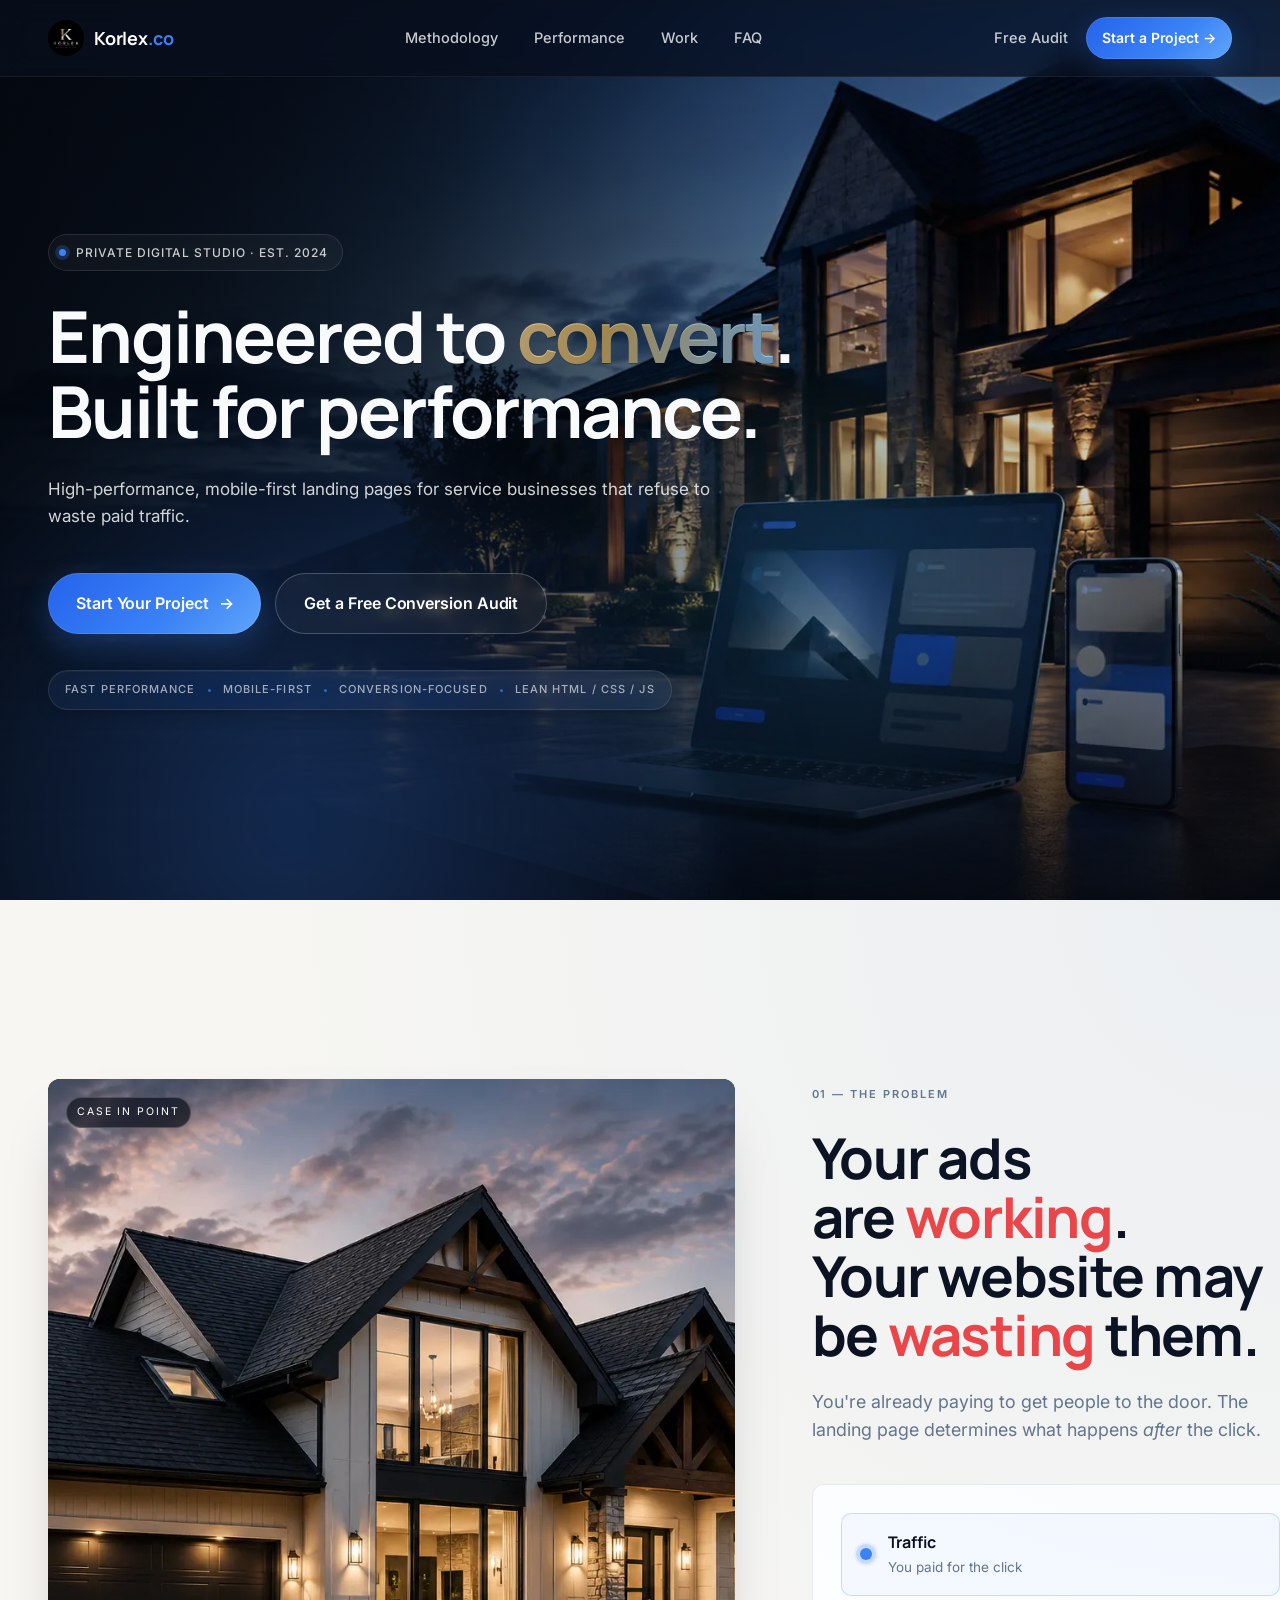
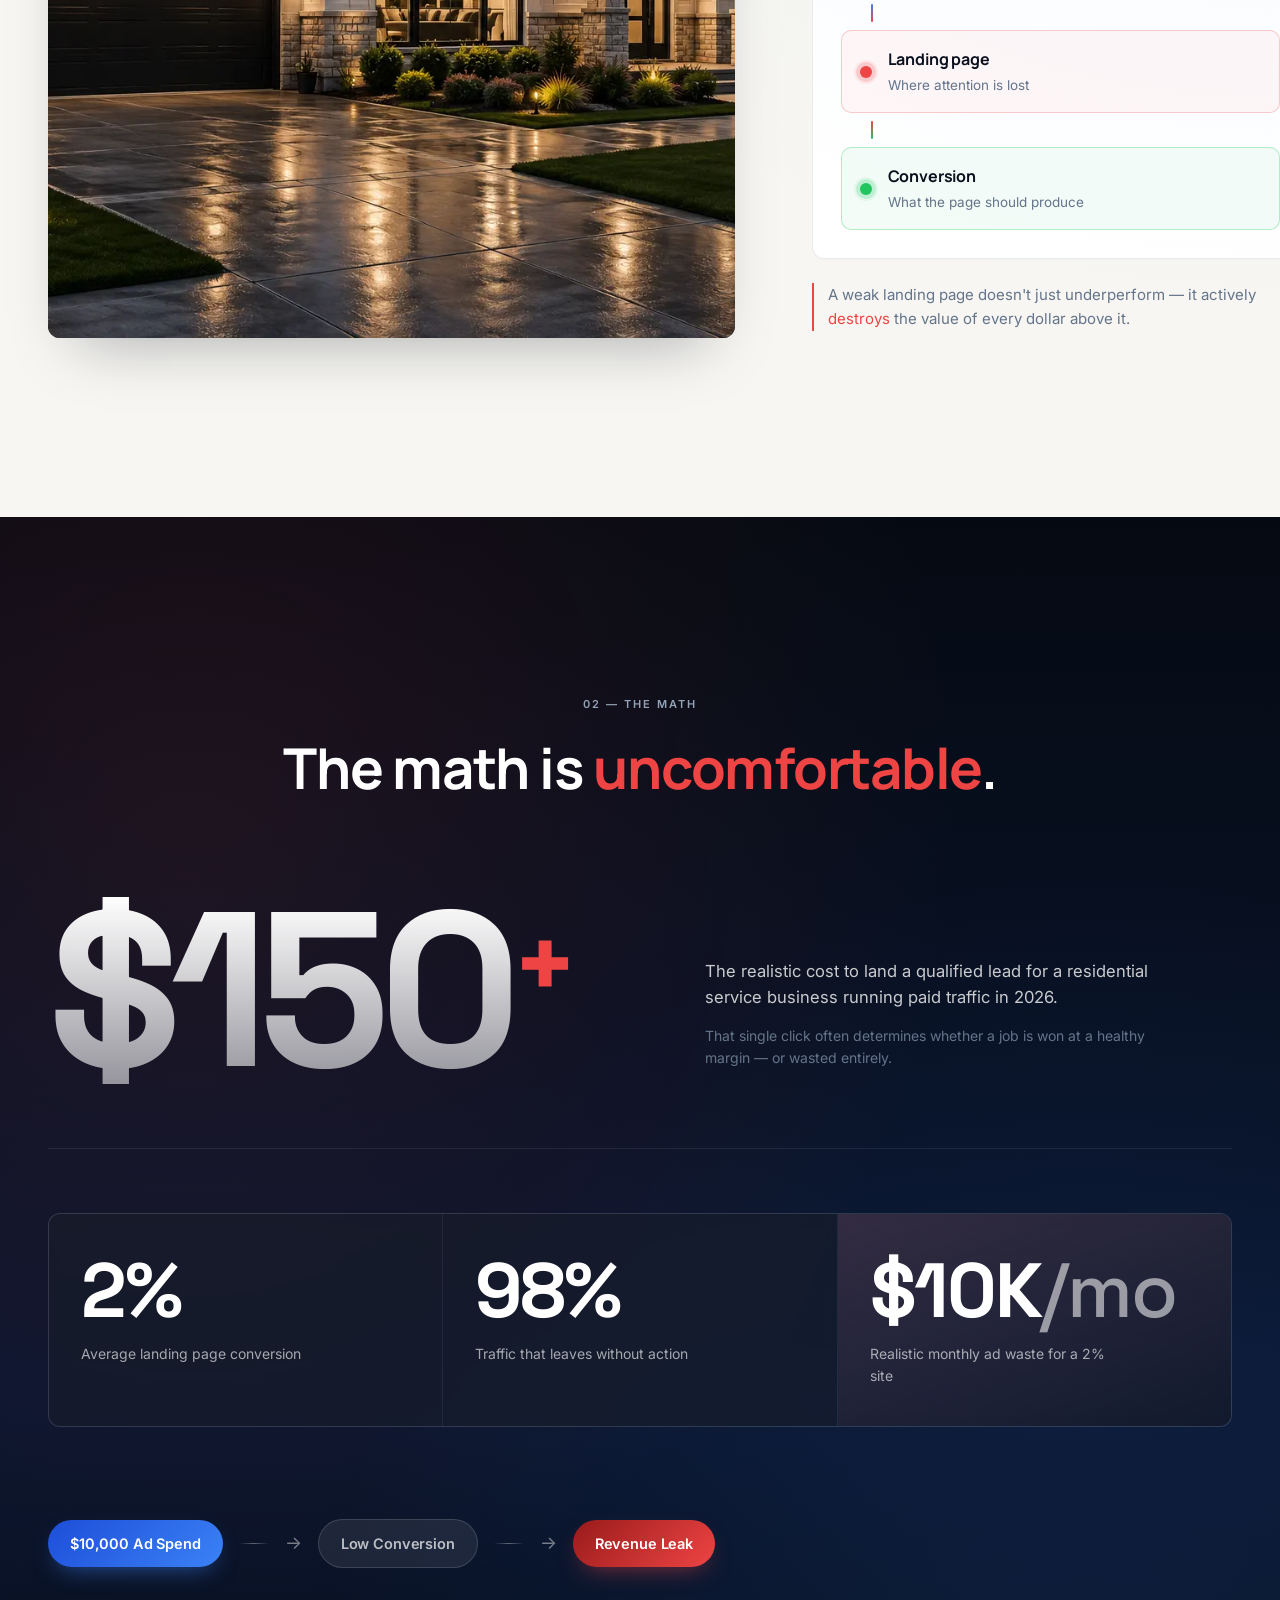
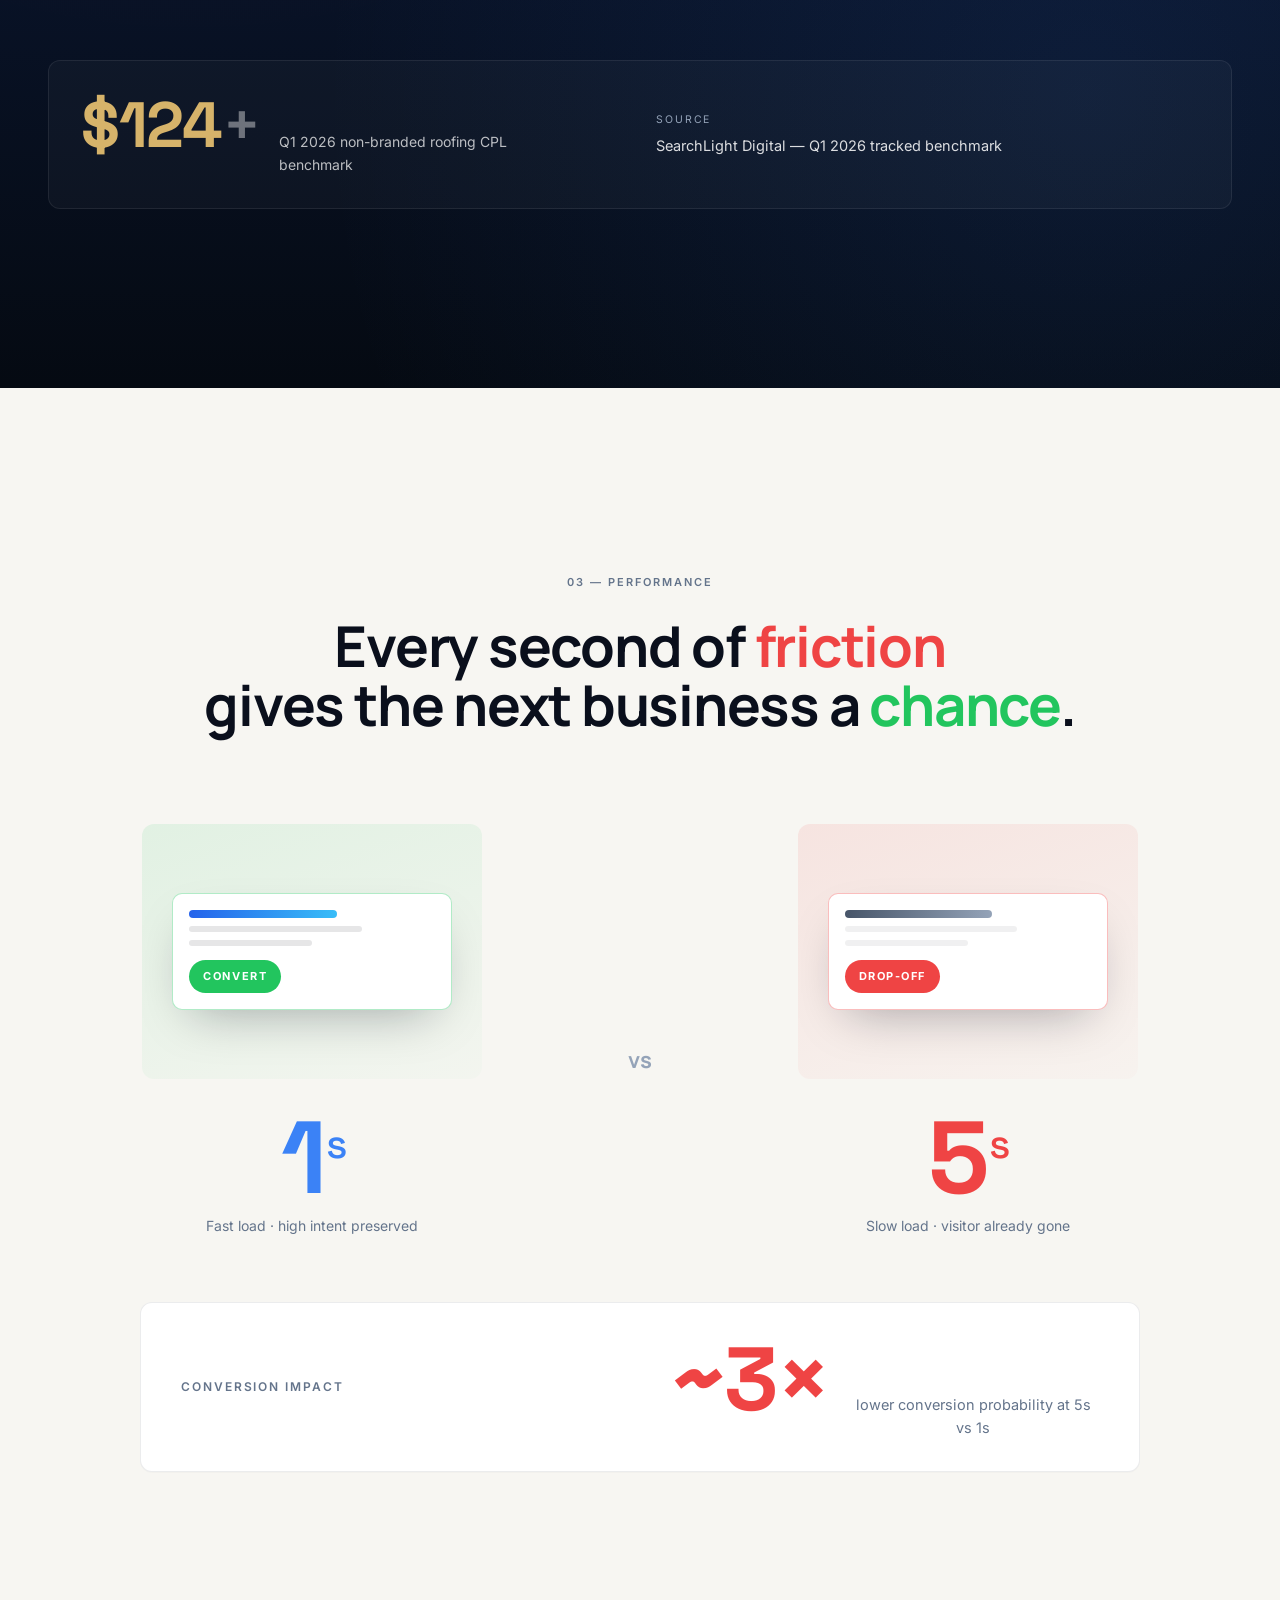
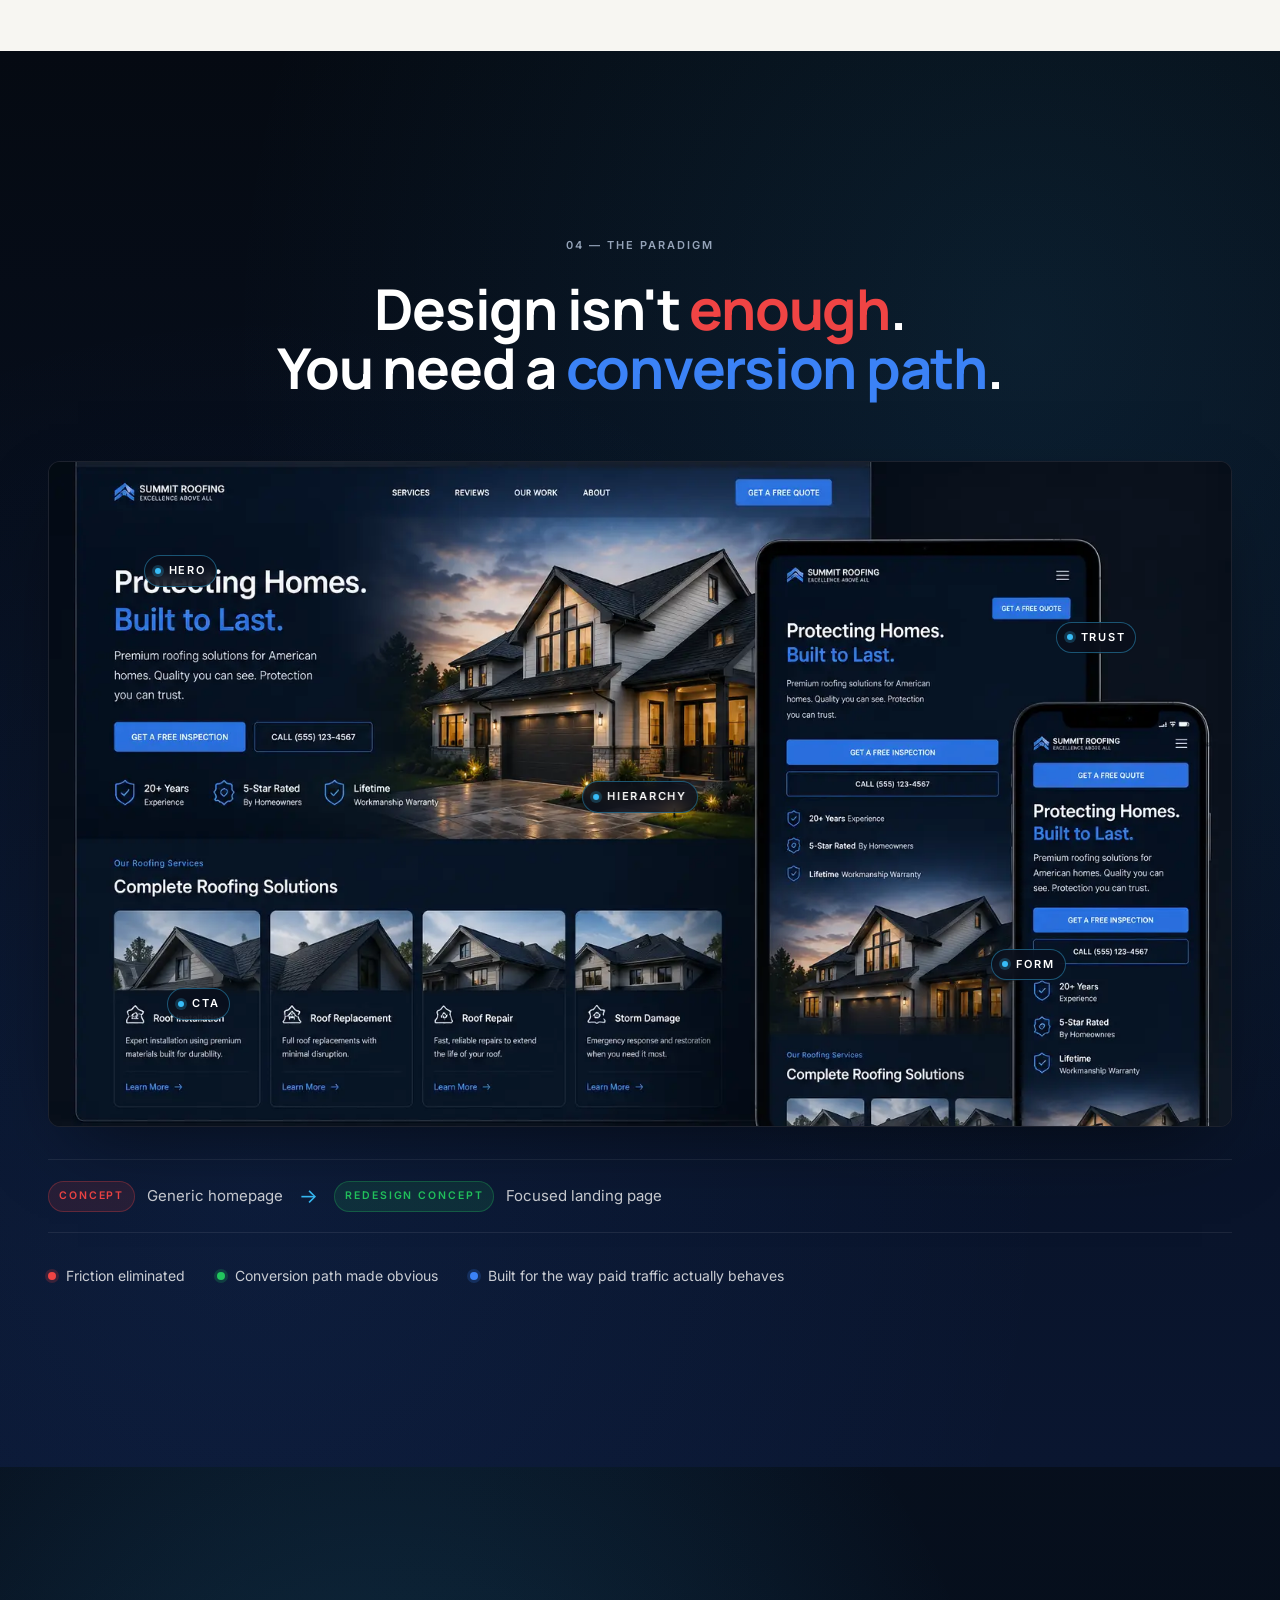
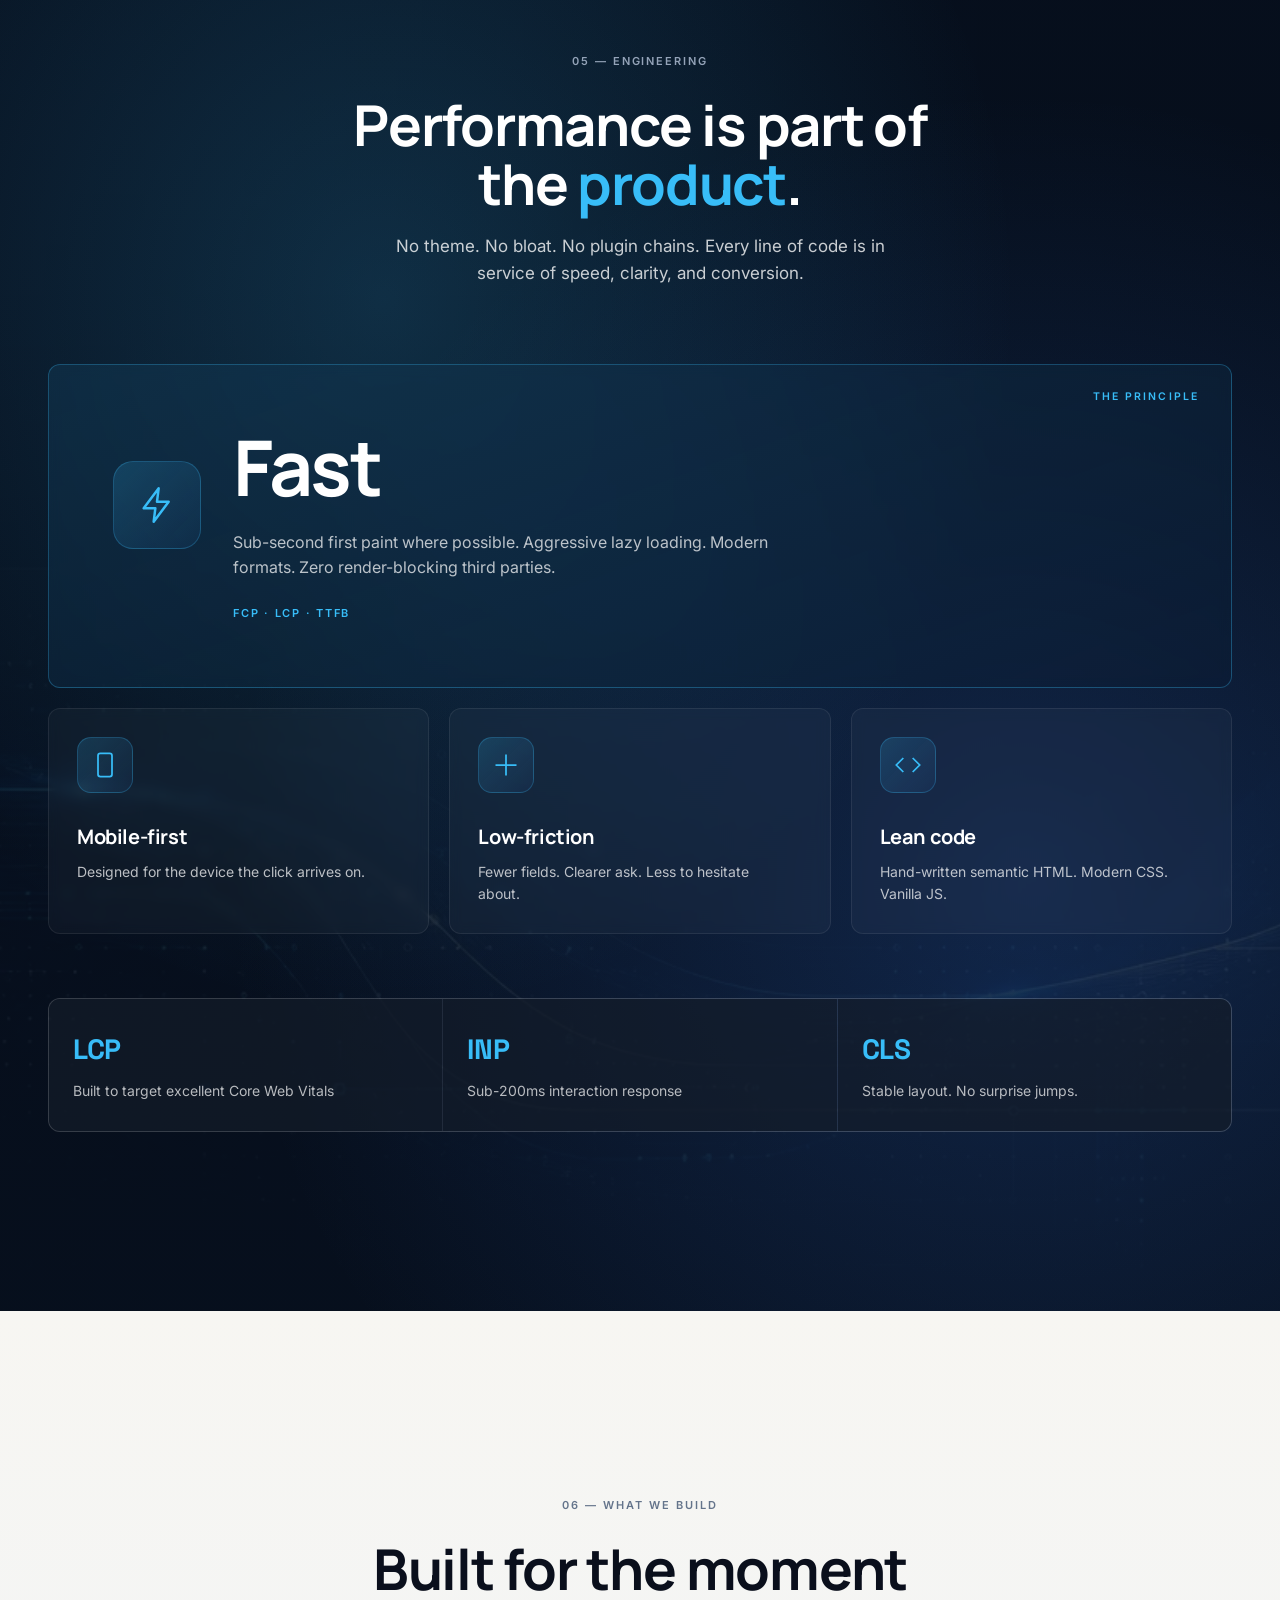
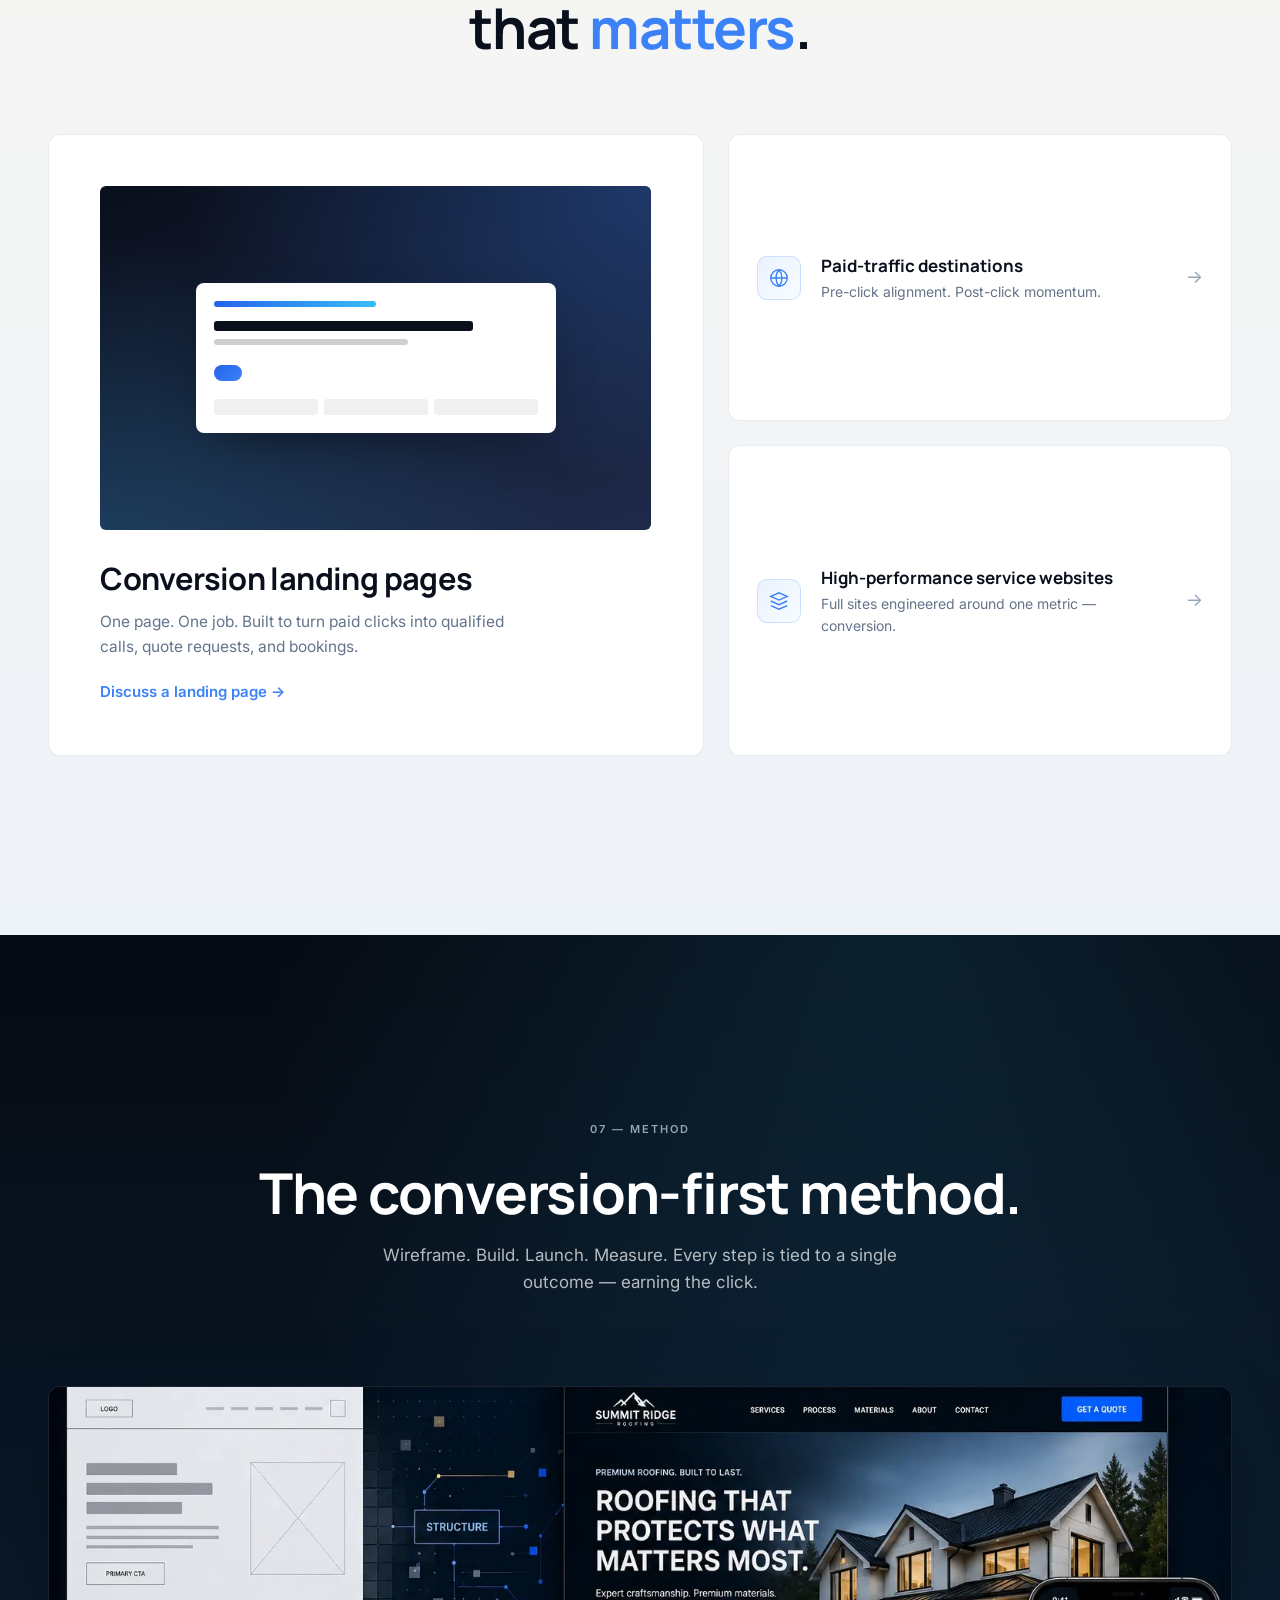
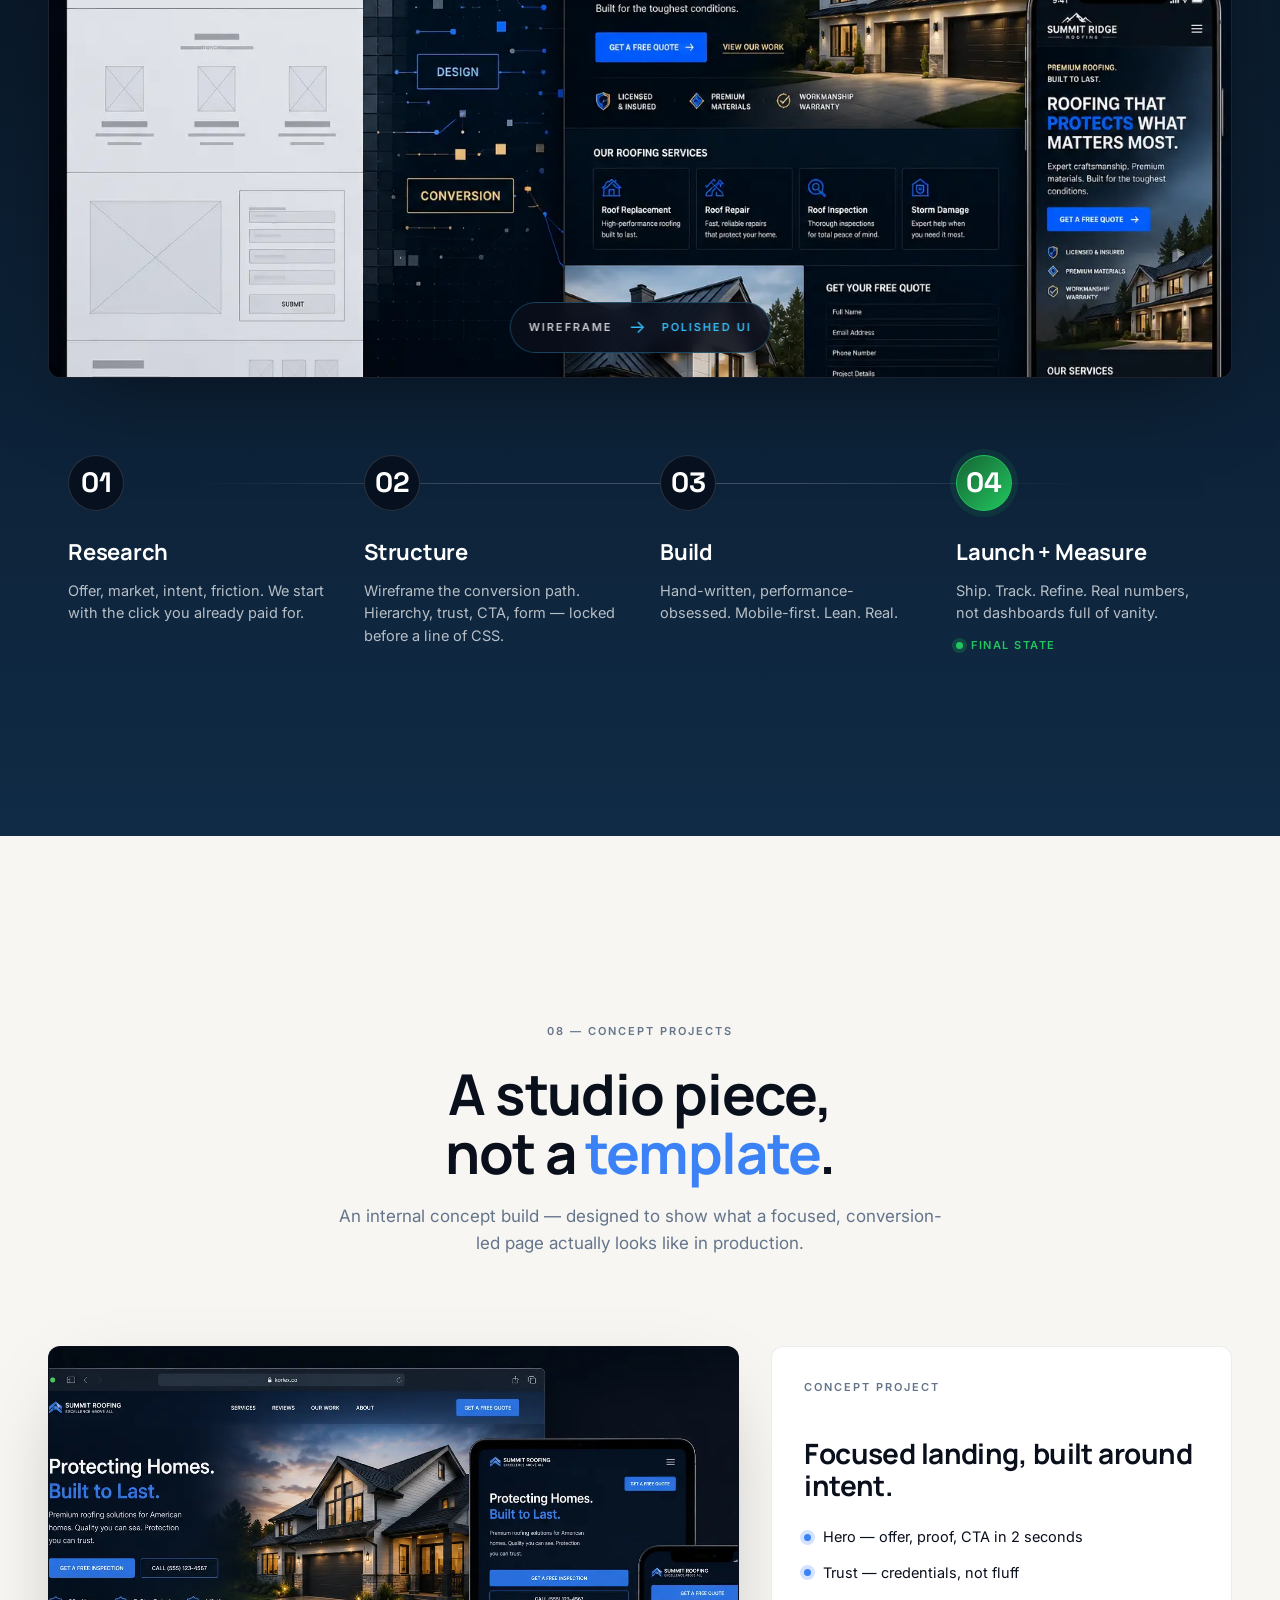
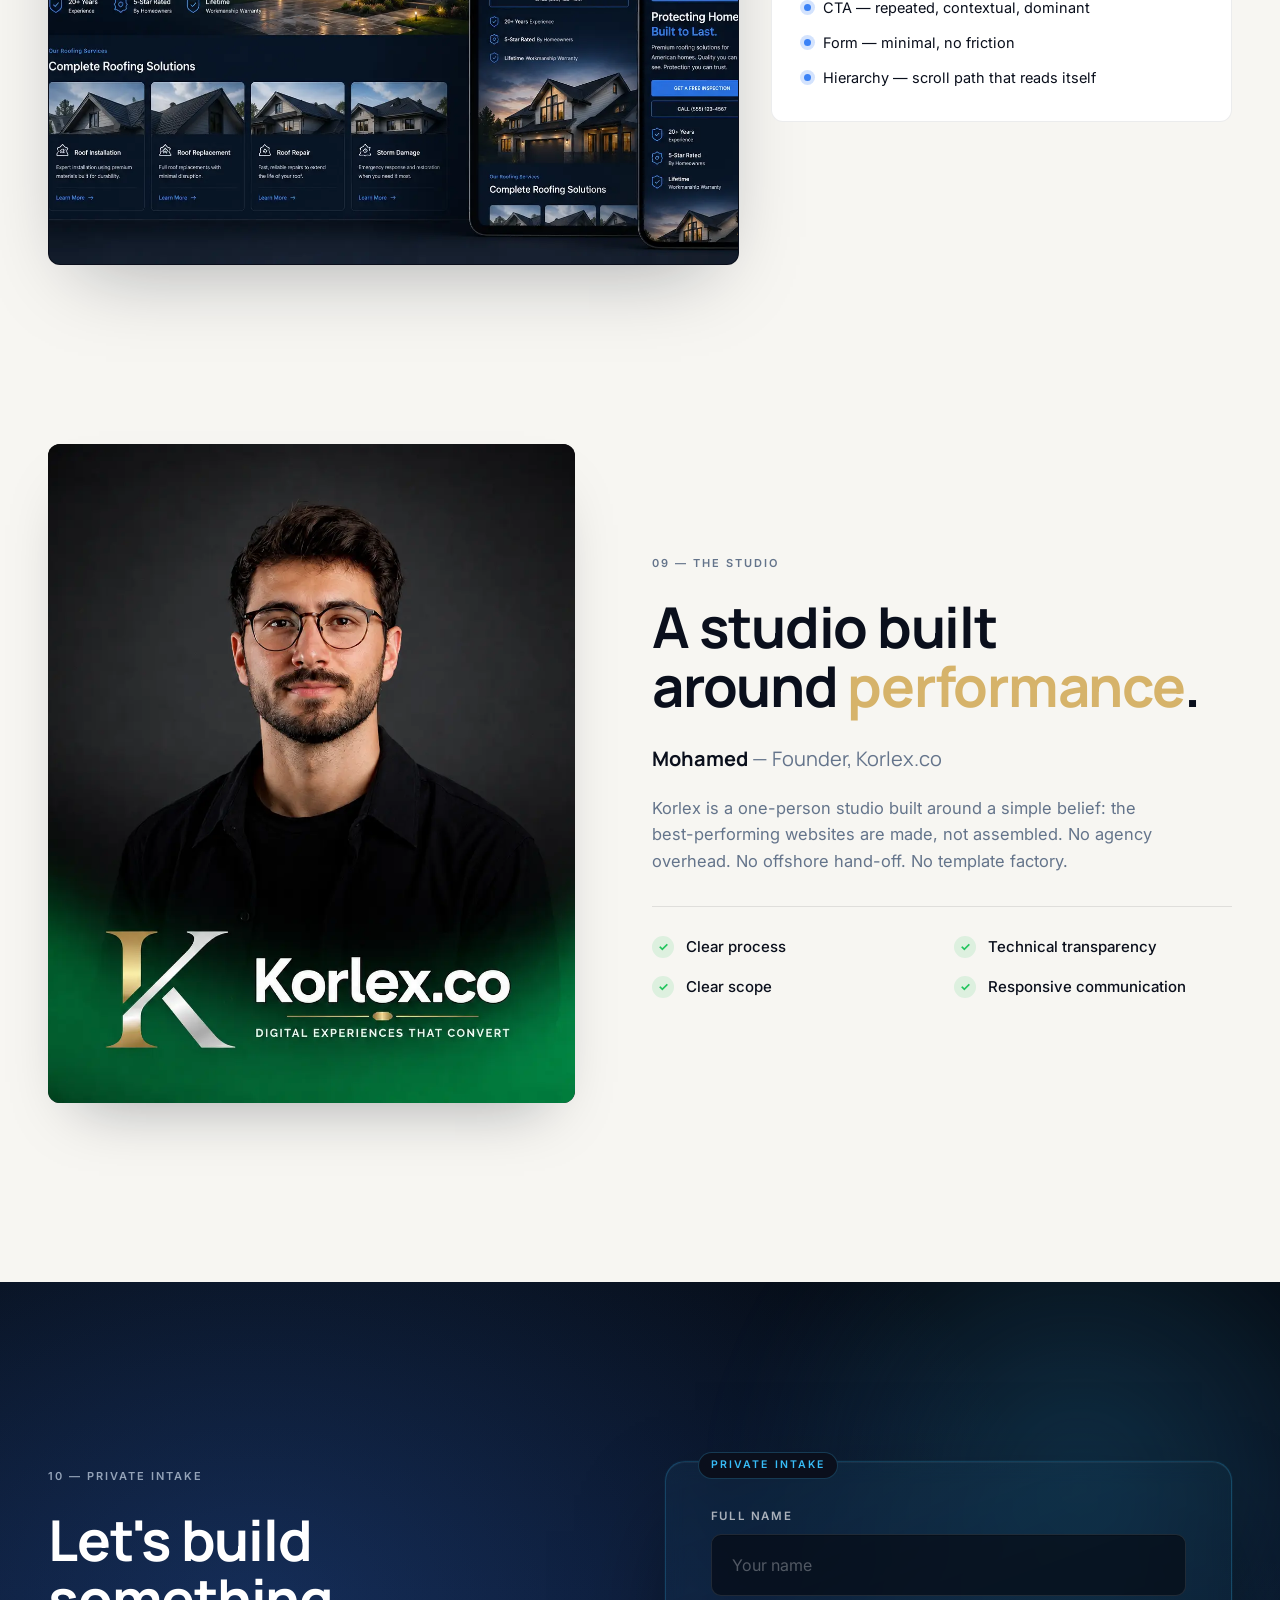
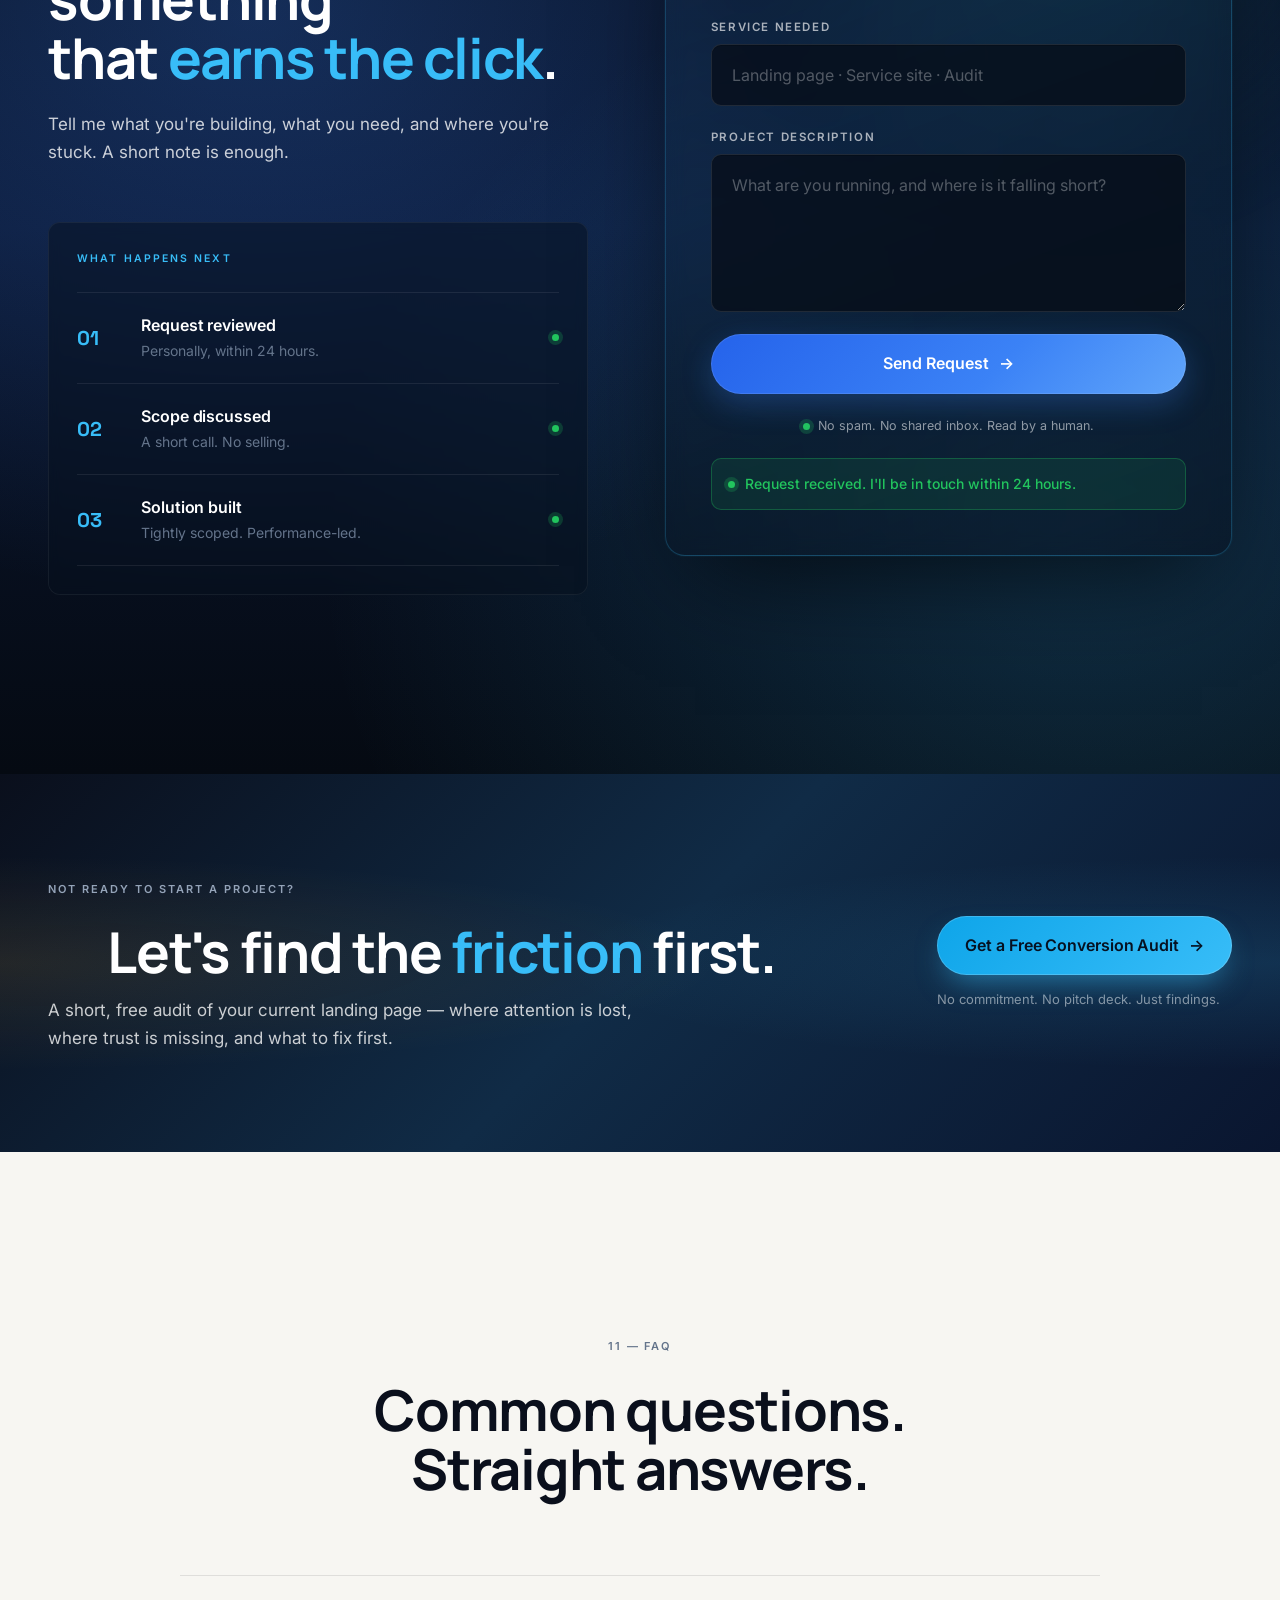
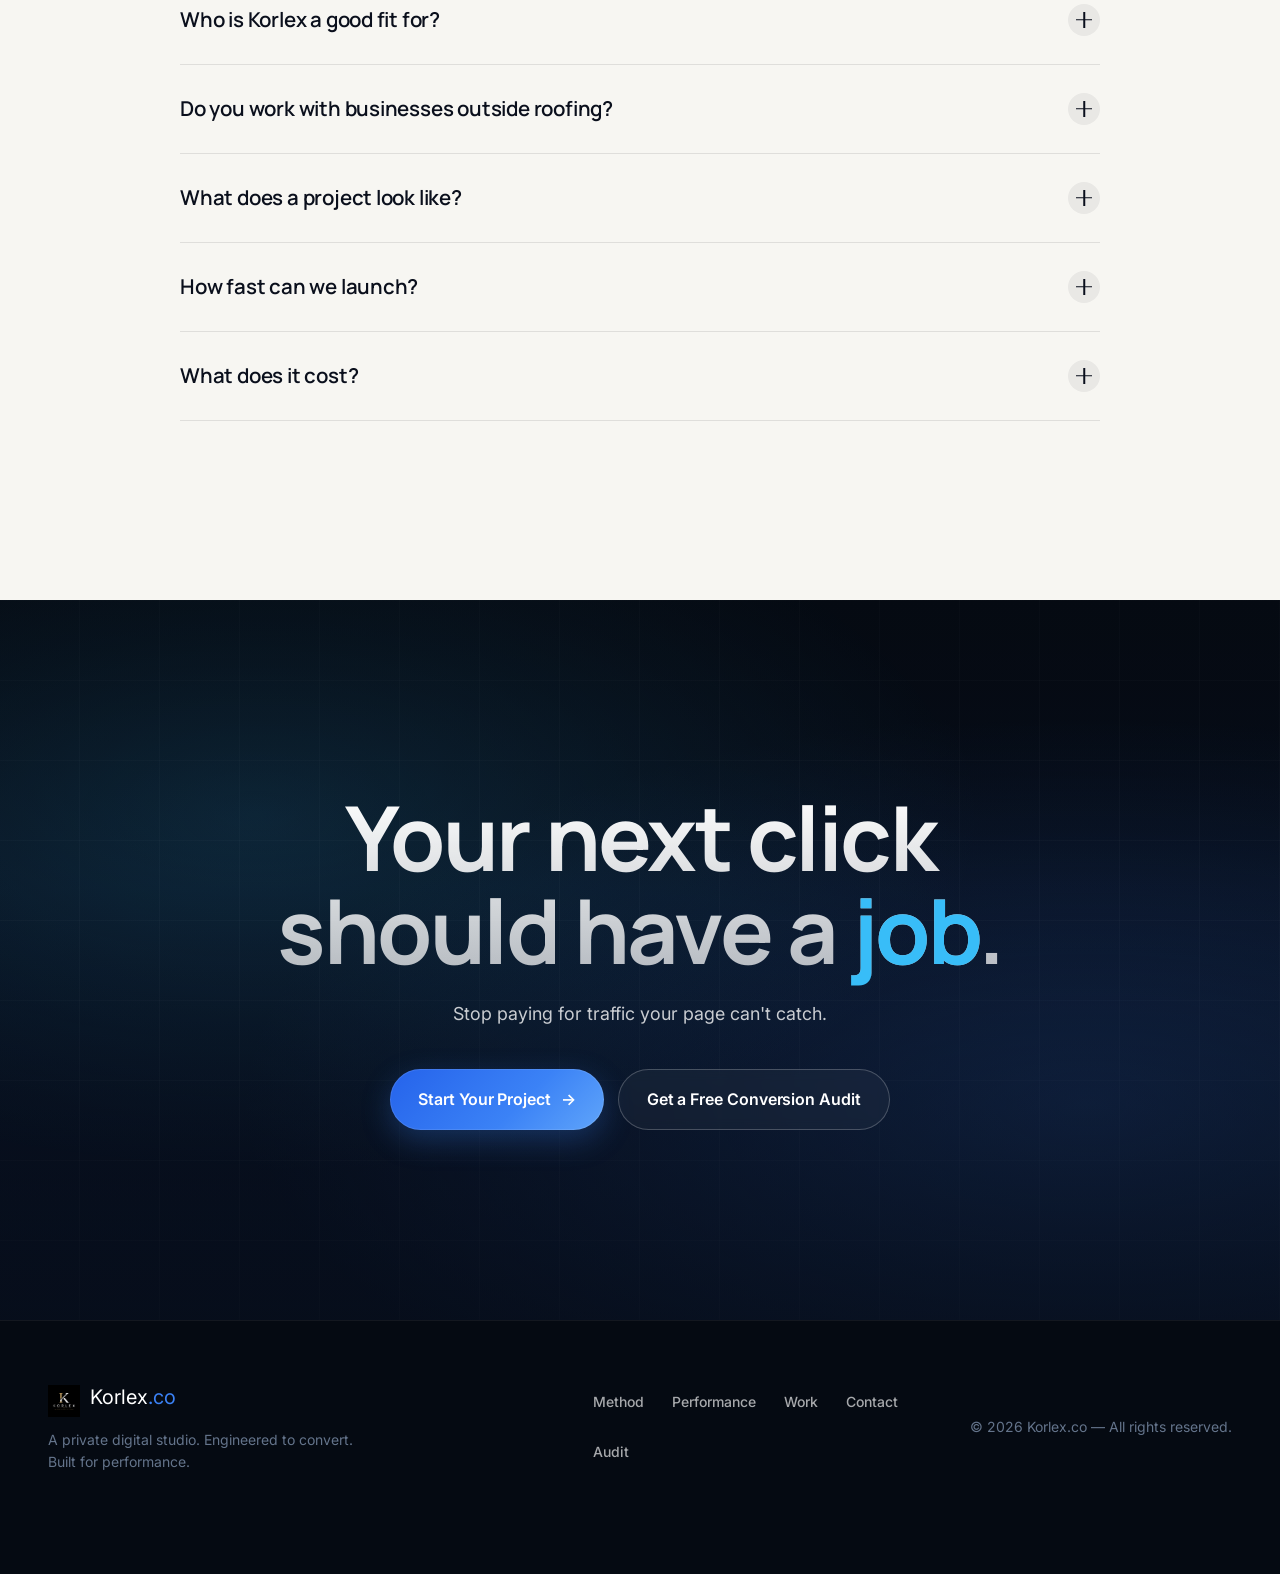
<file: index.html>
<!DOCTYPE html>
<html lang="en">
<head>
    <meta charset="UTF-8">
    <meta name="viewport" content="width=device-width, initial-scale=1.0">
    <meta name="description" content="Korlex.co — High-performance, conversion-focused landing pages and websites for service businesses that refuse to waste paid traffic. Engineered to convert. Built for performance.">
    <meta name="theme-color" content="#0A0F1C">
    <title>Korlex — Engineered to Convert. Built for Performance.</title>

    <link rel="icon" type="image/png" href="Images/Logo.png" sizes="32x32">
    <link rel="shortcut icon" type="image/png" href="Images/Logo.png">
    <link rel="apple-touch-icon" href="Images/Logo.png">

    <link rel="preconnect" href="https://fonts.googleapis.com">
    <link rel="preconnect" href="https://fonts.gstatic.com" crossorigin>
    <link href="https://fonts.googleapis.com/css2?family=Manrope:wght@400;500;600;700;800&family=Inter:wght@400;500;600;700&family=Space+Grotesk:wght@500;700&display=swap" rel="stylesheet">

    <link rel="preload" as="image" href="Images/Hero_Device_Mockup.webp" fetchpriority="high">
    <link rel="preload" as="image" href="Images/Logo.png">
    <link rel="stylesheet" href="styles.css">
</head>
<body>

    <!-- ============== HEADER ============== -->
    <header class="site-header" id="siteHeader">
        <div class="header-inner">
            <a href="#top" class="brand" aria-label="Korlex home">
                <img src="Images/Logo.png" alt="Korlex logo" class="brand-mark" width="28" height="28" decoding="async">
                <span class="brand-name">Korlex<span class="brand-tld">.co</span></span>
            </a>

            <nav class="nav-desktop" aria-label="Primary">
                <a href="#method">Methodology</a>
                <a href="#performance">Performance</a>
                <a href="#work">Work</a>
                <a href="#faq">FAQ</a>
            </nav>

            <div class="header-actions">
                <a href="#audit" class="header-link">Free Audit</a>
                <a href="#vip" class="btn btn-primary btn-sm">Start a Project →</a>
            </div>

            <button class="nav-toggle" id="navToggle" aria-label="Open menu" aria-expanded="false">
                <span></span><span></span><span></span>
            </button>
        </div>

        <div class="nav-mobile" id="navMobile" hidden>
            <a href="#method">Methodology</a>
            <a href="#performance">Performance</a>
            <a href="#work">Work</a>
            <a href="#faq">FAQ</a>
            <a href="#audit" class="muted">Free Conversion Audit</a>
            <a href="#vip" class="btn btn-primary btn-block">Start a Project →</a>
        </div>
    </header>

    <main id="top">

        <!-- ============== HERO ============== -->
        <section class="hero" aria-label="Hero">
            <div class="hero-media" aria-hidden="true">
                <img src="Images/Hero_Device_Mockup.webp" alt="" class="hero-image" width="2400" height="1600" decoding="async">
            </div>

            <div class="hero-overlay" aria-hidden="true"></div>
            <div class="hero-glow" aria-hidden="true"></div>
            <div class="hero-glow-cyan" aria-hidden="true"></div>

            <div class="container hero-content">
                <div class="hero-meta">
                    <span class="dot dot-blue"></span>
                    <span class="meta-label">Private Digital Studio · Est. 2024</span>
                </div>

                <h1 class="hero-title">
                    Engineered to <span class="hl-blue">convert</span>.<br>
                    Built for performance.
                </h1>

                <p class="hero-sub">
                    High-performance, mobile-first landing pages for service businesses
                    that refuse to waste paid traffic.
                </p>

                <div class="hero-ctas">
                    <a href="#vip" class="btn btn-primary btn-lg">
                        Start Your Project <span class="btn-arrow" aria-hidden="true">→</span>
                    </a>
                    <a href="#audit" class="btn btn-ghost btn-lg">Get a Free Conversion Audit</a>
                </div>

                <div class="hero-trust" aria-label="Credibility">
                    <span class="ht-item">Fast performance</span>
                    <span class="ht-dot" aria-hidden="true"></span>
                    <span class="ht-item">Mobile-first</span>
                    <span class="ht-dot" aria-hidden="true"></span>
                    <span class="ht-item">Conversion-focused</span>
                    <span class="ht-dot" aria-hidden="true"></span>
                    <span class="ht-item">Lean HTML / CSS / JS</span>
                </div>
            </div>
        </section>

        <!-- ============== PAIN / EDITORIAL ============== -->
        <section class="pain" id="pain">
            <div class="container pain-grid">
                <div class="pain-image">
                    <img src="Images/Roofing_Editorial_Hero.webp" alt="Editorial composition representing high-ticket service intent" width="1600" height="1200" loading="lazy" decoding="async">
                    <span class="pain-tag">CASE IN POINT</span>
                </div>

                <div class="pain-copy">
                    <span class="kicker">01 — The Problem</span>
                    <h2 class="display-2">
                        Your ads are <span class="hl-red">working</span>.<br>
                        Your website may be <span class="hl-red">wasting</span> them.
                    </h2>
                    <p class="lede">
                        You're already paying to get people to the door.
                        The landing page determines what happens <em>after</em> the click.
                    </p>

                    <div class="flow" aria-label="Traffic to conversion flow">
                        <div class="flow-step flow-blue">
                            <div class="flow-marker"></div>
                            <div class="flow-text">
                                <strong>Traffic</strong>
                                <span>You paid for the click</span>
                            </div>
                        </div>
                        <div class="flow-arrow" aria-hidden="true"></div>
                        <div class="flow-step flow-red">
                            <div class="flow-marker"></div>
                            <div class="flow-text">
                                <strong>Landing page</strong>
                                <span>Where attention is lost</span>
                            </div>
                        </div>
                        <div class="flow-arrow flow-arrow-red" aria-hidden="true"></div>
                        <div class="flow-step flow-green">
                            <div class="flow-marker"></div>
                            <div class="flow-text">
                                <strong>Conversion</strong>
                                <span>What the page should produce</span>
                            </div>
                        </div>
                    </div>

                    <p class="pain-foot">
                        A weak landing page doesn't just underperform — it actively
                        <span class="hl-red">destroys</span> the value of every dollar above it.
                    </p>
                </div>
            </div>
        </section>

        <!-- ============== MATH / NUMBERS ============== -->
        <section class="math" id="math">
            <div class="math-bg" aria-hidden="true"></div>
            <div class="container">
                <div class="math-head center">
                    <span class="kicker kicker-light">02 — The Math</span>
                    <h2 class="display-2 light">
                        The math is <span class="hl-red">uncomfortable</span>.
                    </h2>
                </div>

                <div class="math-spread">
                    <div class="math-big">
                        <span class="math-money">$150</span>
                        <span class="math-plus">+</span>
                    </div>
                    <div class="math-explainer">
                        <p>
                            The realistic cost to land a qualified lead for a residential
                            service business running paid traffic in 2026.
                        </p>
                        <p class="muted small">
                            That single click often determines whether a job is won
                            at a healthy margin — or wasted entirely.
                        </p>
                    </div>
                </div>

                <div class="math-grid">
                    <div class="math-cell">
                        <div class="math-num">2%</div>
                        <div class="math-cap">Average landing page conversion</div>
                    </div>
                    <div class="math-cell">
                        <div class="math-num">98%</div>
                        <div class="math-cap">Traffic that leaves without action</div>
                    </div>
                    <div class="math-cell math-cell-loss">
                        <div class="math-num">$10K<span class="thin">/mo</span></div>
                        <div class="math-cap">Realistic monthly ad waste for a 2% site</div>
                    </div>
                </div>

                <div class="revenue-flow">
                    <div class="rf-step">
                        <div class="rf-pill rf-blue">$10,000 Ad Spend</div>
                        <div class="rf-line" aria-hidden="true"></div>
                    </div>
                    <div class="rf-arrow" aria-hidden="true">→</div>
                    <div class="rf-step">
                        <div class="rf-pill rf-muted">Low Conversion</div>
                        <div class="rf-line" aria-hidden="true"></div>
                    </div>
                    <div class="rf-arrow" aria-hidden="true">→</div>
                    <div class="rf-step">
                        <div class="rf-pill rf-red">Revenue Leak</div>
                    </div>
                </div>

                <div class="math-benchmark">
                    <div class="bench-left">
                        <span class="bench-num">$124<span class="thin">+</span></span>
                        <span class="bench-label">Q1 2026 non-branded roofing CPL benchmark</span>
                    </div>
                    <div class="bench-right">
                        <span class="bench-source">Source</span>
                        <span class="bench-source-val">SearchLight Digital — Q1 2026 tracked benchmark</span>
                    </div>
                </div>
            </div>
        </section>

        <!-- ============== SPEED / PERFORMANCE RESEARCH ============== -->
        <section class="speed" id="performance">
            <div class="container">
                <div class="speed-head center">
                    <span class="kicker">03 — Performance</span>
                    <h2 class="display-2">
                        Every second of <span class="hl-red">friction</span><br>
                        gives the next business a <span class="hl-green">chance</span>.
                    </h2>
                </div>

                <div class="speed-compare">
                    <div class="speed-side speed-fast">
                        <div class="speed-device" aria-hidden="true">
                            <div class="device-frame device-fast">
                                <div class="device-bar"></div>
                                <div class="device-line w70"></div>
                                <div class="device-line w50"></div>
                                <div class="device-cta cta-green">CONVERT</div>
                            </div>
                        </div>
                        <div class="speed-metric">
                            <span class="speed-time time-blue">1<span class="time-unit">s</span></span>
                            <span class="speed-cap">Fast load · high intent preserved</span>
                        </div>
                    </div>

                    <div class="speed-vs" aria-hidden="true">
                        <span>vs</span>
                    </div>

                    <div class="speed-side speed-slow">
                        <div class="speed-device" aria-hidden="true">
                            <div class="device-frame device-slow">
                                <div class="device-bar bar-dim"></div>
                                <div class="device-line w70 dim"></div>
                                <div class="device-line w50 dim"></div>
                                <div class="device-cta cta-red">DROP-OFF</div>
                            </div>
                        </div>
                        <div class="speed-metric">
                            <span class="speed-time time-red">5<span class="time-unit">s</span></span>
                            <span class="speed-cap">Slow load · visitor already gone</span>
                        </div>
                    </div>
                </div>

                <div class="speed-result center">
                    <div class="result-label">Conversion impact</div>
                    <div class="result-value">
                        <span class="result-num">~3×</span>
                        <span class="result-cap">lower conversion probability at 5s vs 1s</span>
                    </div>
                </div>
            </div>
        </section>

        <!-- ============== PARADIGM SHIFT ============== -->
        <section class="paradigm" id="paradigm">
            <div class="container">
                <div class="paradigm-head center">
                    <span class="kicker kicker-light">04 — The Paradigm</span>
                    <h2 class="display-2 light">
                        Design isn't <span class="hl-red">enough</span>.<br>
                        You need a <span class="hl-blue">conversion path</span>.
                    </h2>
                </div>

                <div class="paradigm-stage">
                    <img src="Images/Concept_Roofing_Landing_Page.webp" alt="Focused landing page concept with hero, trust, CTA, form, and hierarchy" width="1800" height="1200" loading="lazy" decoding="async">

                    <span class="anno anno-1"><span class="anno-dot"></span>HERO</span>
                    <span class="anno anno-2"><span class="anno-dot"></span>TRUST</span>
                    <span class="anno anno-3"><span class="anno-dot"></span>CTA</span>
                    <span class="anno anno-4"><span class="anno-dot"></span>FORM</span>
                    <span class="anno anno-5"><span class="anno-dot"></span>HIERARCHY</span>
                </div>

                <div class="paradigm-labels">
                    <div class="plabel">
                        <span class="plabel-tag plabel-old">CONCEPT</span>
                        <span class="plabel-text">Generic homepage</span>
                    </div>
                    <div class="plabel-arrow" aria-hidden="true">→</div>
                    <div class="plabel">
                        <span class="plabel-tag plabel-new">REDESIGN CONCEPT</span>
                        <span class="plabel-text">Focused landing page</span>
                    </div>
                </div>

                <div class="paradigm-meta">
                    <div class="pmeta pmeta-red">
                        <span class="pmeta-dot"></span>
                        Friction eliminated
                    </div>
                    <div class="pmeta pmeta-green">
                        <span class="pmeta-dot"></span>
                        Conversion path made obvious
                    </div>
                    <div class="pmeta pmeta-blue">
                        <span class="pmeta-dot"></span>
                        Built for the way paid traffic actually behaves
                    </div>
                </div>
            </div>
        </section>

        <!-- ============== TECHNICAL SUPERIORITY ============== -->
        <section class="tech" id="tech">
            <div class="tech-bg" aria-hidden="true">
                <img src="Images/Abstract_Tech_Background.webp" alt="" loading="lazy" decoding="async" width="2400" height="1600">
            </div>
            <div class="tech-overlay" aria-hidden="true"></div>
            <div class="tech-glow" aria-hidden="true"></div>

            <div class="container tech-inner">
                <div class="tech-head center">
                    <span class="kicker kicker-light">05 — Engineering</span>
                    <h2 class="display-2 light">
                        Performance is part of<br>
                        the <span class="hl-cyan">product</span>.
                    </h2>
                    <p class="tech-lede">
                        No theme. No bloat. No plugin chains. Every line of code is
                        in service of speed, clarity, and conversion.
                    </p>
                </div>

                <div class="tech-principles">
                    <div class="principle principle-feature principle-fast">
                        <div class="principle-icon" aria-hidden="true">
                            <svg viewBox="0 0 24 24" fill="none" stroke="currentColor" stroke-width="1.5">
                                <path d="M13 2L4 14h7l-1 8 9-12h-7l1-8z" stroke-linejoin="round" stroke-linecap="round"/>
                            </svg>
                        </div>
                        <h3 class="principle-title">Fast</h3>
                        <p class="principle-desc">
                            Sub-second first paint where possible. Aggressive lazy loading.
                            Modern formats. Zero render-blocking third parties.
                        </p>
                        <div class="principle-tag">FCP · LCP · TTFB</div>
                    </div>

                    <div class="principle">
                        <div class="principle-icon" aria-hidden="true">
                            <svg viewBox="0 0 24 24" fill="none" stroke="currentColor" stroke-width="1.5">
                                <rect x="6" y="2" width="12" height="20" rx="2"/>
                                <line x1="12" y1="18" x2="12" y2="18.01"/>
                            </svg>
                        </div>
                        <h3 class="principle-title sm">Mobile-first</h3>
                        <p class="principle-desc sm">Designed for the device the click arrives on.</p>
                    </div>

                    <div class="principle">
                        <div class="principle-icon" aria-hidden="true">
                            <svg viewBox="0 0 24 24" fill="none" stroke="currentColor" stroke-width="1.5">
                                <path d="M3 12h18M12 3v18"/>
                            </svg>
                        </div>
                        <h3 class="principle-title sm">Low-friction</h3>
                        <p class="principle-desc sm">Fewer fields. Clearer ask. Less to hesitate about.</p>
                    </div>

                    <div class="principle">
                        <div class="principle-icon" aria-hidden="true">
                            <svg viewBox="0 0 24 24" fill="none" stroke="currentColor" stroke-width="1.5">
                                <polyline points="16 18 22 12 16 6"/>
                                <polyline points="8 6 2 12 8 18"/>
                            </svg>
                        </div>
                        <h3 class="principle-title sm">Lean code</h3>
                        <p class="principle-desc sm">Hand-written semantic HTML. Modern CSS. Vanilla JS.</p>
                    </div>
                </div>

                <div class="tech-cwv">
                    <div class="cwv-item">
                        <span class="cwv-metric">LCP</span>
                        <span class="cwv-cap">Built to target excellent Core Web Vitals</span>
                    </div>
                    <div class="cwv-item">
                        <span class="cwv-metric">INP</span>
                        <span class="cwv-cap">Sub-200ms interaction response</span>
                    </div>
                    <div class="cwv-item">
                        <span class="cwv-metric">CLS</span>
                        <span class="cwv-cap">Stable layout. No surprise jumps.</span>
                    </div>
                </div>
            </div>
        </section>

        <!-- ============== WHAT KORLEX BUILDS ============== -->
        <section class="services" id="services">
            <div class="container">
                <div class="services-head center">
                    <span class="kicker">06 — What We Build</span>
                    <h2 class="display-2">
                        Built for the moment<br>
                        that <span class="hl-blue">matters</span>.
                    </h2>
                </div>

                <div class="services-grid">
                    <article class="svc svc-feature">
                        <div class="svc-mock" aria-hidden="true">
                            <div class="svc-frame">
                                <div class="svc-bar"></div>
                                <div class="svc-headline"></div>
                                <div class="svc-sub"></div>
                                <div class="svc-cta"></div>
                                <div class="svc-trust">
                                    <span></span><span></span><span></span>
                                </div>
                            </div>
                            <div class="svc-glow" aria-hidden="true"></div>
                        </div>
                        <div class="svc-info">
                            <h3 class="svc-title">Conversion landing pages</h3>
                            <p class="svc-desc">
                                One page. One job. Built to turn paid clicks into qualified
                                calls, quote requests, and bookings.
                            </p>
                            <a href="#vip" class="svc-link">Discuss a landing page →</a>
                        </div>
                    </article>

                    <article class="svc svc-row">
                        <div class="svc-icon" aria-hidden="true">
                            <svg viewBox="0 0 24 24" fill="none" stroke="currentColor" stroke-width="1.5">
                                <circle cx="12" cy="12" r="9"/>
                                <path d="M3 12h18M12 3a14 14 0 010 18M12 3a14 14 0 000 18"/>
                            </svg>
                        </div>
                        <div class="svc-text">
                            <h3>Paid-traffic destinations</h3>
                            <p>Pre-click alignment. Post-click momentum.</p>
                        </div>
                        <span class="svc-arrow" aria-hidden="true">→</span>
                    </article>

                    <article class="svc svc-row">
                        <div class="svc-icon" aria-hidden="true">
                            <svg viewBox="0 0 24 24" fill="none" stroke="currentColor" stroke-width="1.5">
                                <path d="M3 7l9-4 9 4-9 4-9-4z"/>
                                <path d="M3 12l9 4 9-4M3 17l9 4 9-4"/>
                            </svg>
                        </div>
                        <div class="svc-text">
                            <h3>High-performance service websites</h3>
                            <p>Full sites engineered around one metric — conversion.</p>
                        </div>
                        <span class="svc-arrow" aria-hidden="true">→</span>
                    </article>
                </div>
            </div>
        </section>

        <!-- ============== METHOD ============== -->
        <section class="method" id="method">
            <div class="container">
                <div class="method-head center">
                    <span class="kicker kicker-light">07 — Method</span>
                    <h2 class="display-2 light">
                        The conversion-first method.
                    </h2>
                    <p class="method-sub">
                        Wireframe. Build. Launch. Measure.
                        Every step is tied to a single outcome — earning the click.
                    </p>
                </div>

                <div class="method-stage">
                    <img src="Images/Wireframe_To_UI.webp" alt="Transformation from wireframe to polished user interface" width="1800" height="1200" loading="lazy" decoding="async">
                    <div class="method-anno">
                        <span class="method-tag">WIREFRAME</span>
                        <span class="method-arrow" aria-hidden="true">→</span>
                        <span class="method-tag method-tag-on">POLISHED UI</span>
                    </div>
                </div>

                <ol class="timeline">
                    <li class="step">
                        <div class="step-num">01</div>
                        <div class="step-body">
                            <h3>Research</h3>
                            <p>Offer, market, intent, friction. We start with the click you already paid for.</p>
                        </div>
                    </li>
                    <li class="step">
                        <div class="step-num">02</div>
                        <div class="step-body">
                            <h3>Structure</h3>
                            <p>Wireframe the conversion path. Hierarchy, trust, CTA, form — locked before a line of CSS.</p>
                        </div>
                    </li>
                    <li class="step">
                        <div class="step-num">03</div>
                        <div class="step-body">
                            <h3>Build</h3>
                            <p>Hand-written, performance-obsessed. Mobile-first. Lean. Real.</p>
                        </div>
                    </li>
                    <li class="step">
                        <div class="step-num step-on">04</div>
                        <div class="step-body">
                            <h3>Launch + Measure</h3>
                            <p>Ship. Track. Refine. Real numbers, not dashboards full of vanity.</p>
                            <span class="step-flag">
                                <span class="dot dot-green"></span>
                                Final state
                            </span>
                        </div>
                    </li>
                </ol>
            </div>
        </section>

        <!-- ============== WORK / CONCEPT SHOWCASE ============== -->
        <section class="work" id="work">
            <div class="container">
                <div class="work-head center">
                    <span class="kicker">08 — Concept Projects</span>
                    <h2 class="display-2">
                        A studio piece,<br>
                        not a <span class="hl-blue">template</span>.
                    </h2>
                    <p class="work-lede">
                        An internal concept build — designed to show what
                        a focused, conversion-led page actually looks like in production.
                    </p>
                </div>

                <div class="work-stage">
                    <div class="work-frame">
                        <img src="Images/Concept_Roofing_Landing_Page.webp" alt="Concept landing page detail" width="1800" height="1200" loading="lazy" decoding="async">
                    </div>

                    <aside class="work-meta">
                        <span class="kicker">CONCEPT PROJECT</span>
                        <h3 class="work-title">Focused landing, built around intent.</h3>
                        <ul class="work-list">
                            <li><span class="dot dot-blue"></span>Hero — offer, proof, CTA in 2 seconds</li>
                            <li><span class="dot dot-blue"></span>Trust — credentials, not fluff</li>
                            <li><span class="dot dot-blue"></span>CTA — repeated, contextual, dominant</li>
                            <li><span class="dot dot-blue"></span>Form — minimal, no friction</li>
                            <li><span class="dot dot-blue"></span>Hierarchy — scroll path that reads itself</li>
                        </ul>
                    </aside>
                </div>
            </div>
        </section>

        <!-- ============== FOUNDER / TRUST ============== -->
        <section class="founder" id="founder">
            <div class="container founder-grid">
                <div class="founder-image">
                    <img src="Images/Founder_Portrait.webp" alt="Studio portrait — founder persona" width="1200" height="1500" loading="lazy" decoding="async">
                </div>

                <div class="founder-copy">
                    <span class="kicker">09 — The Studio</span>
                    <h2 class="display-2">
                        A studio built<br>
                        around <span class="hl-gold">performance</span>.
                    </h2>

                    <p class="founder-name">
                        <strong>Mohamed</strong> <span class="muted">— Founder, Korlex.co</span>
                    </p>

                    <p class="founder-lede">
                        Korlex is a one-person studio built around a simple belief:
                        the best-performing websites are made, not assembled.
                        No agency overhead. No offshore hand-off. No template factory.
                    </p>

                    <ul class="trust-list">
                        <li><span class="check" aria-hidden="true">✓</span> Clear process</li>
                        <li><span class="check" aria-hidden="true">✓</span> Technical transparency</li>
                        <li><span class="check" aria-hidden="true">✓</span> Clear scope</li>
                        <li><span class="check" aria-hidden="true">✓</span> Responsive communication</li>
                    </ul>
                </div>
            </div>
        </section>

        <!-- ============== VIP PROJECT REQUEST ============== -->
        <section class="vip" id="vip">
            <div class="vip-bg" aria-hidden="true"></div>
            <div class="vip-glow" aria-hidden="true"></div>

            <div class="container vip-grid">
                <div class="vip-intro">
                    <span class="kicker kicker-light">10 — Private Intake</span>
                    <h2 class="display-2 light">
                        Let's build something<br>
                        that <span class="hl-cyan">earns the click</span>.
                    </h2>
                    <p class="vip-lede">
                        Tell me what you're building, what you need,
                        and where you're stuck. A short note is enough.
                    </p>

                    <div class="what-next">
                        <span class="wn-label">What happens next</span>
                        <ol class="wn-list">
                            <li>
                                <span class="wn-num">01</span>
                                <div class="wn-body">
                                    <strong>Request reviewed</strong>
                                    <span class="muted small">Personally, within 24 hours.</span>
                                </div>
                                <span class="dot dot-green wn-dot" aria-label="Active"></span>
                            </li>
                            <li>
                                <span class="wn-num">02</span>
                                <div class="wn-body">
                                    <strong>Scope discussed</strong>
                                    <span class="muted small">A short call. No selling.</span>
                                </div>
                                <span class="dot dot-green wn-dot" aria-label="Active"></span>
                            </li>
                            <li>
                                <span class="wn-num">03</span>
                                <div class="wn-body">
                                    <strong>Solution built</strong>
                                    <span class="muted small">Tightly scoped. Performance-led.</span>
                                </div>
                                <span class="dot dot-green wn-dot" aria-label="Active"></span>
                            </li>
                        </ol>
                    </div>
                </div>

                <form class="vip-form" id="vipForm" novalidate>
                    <div class="form-row">
                        <label for="vName">Full name</label>
                        <input type="text" id="vName" name="name" required autocomplete="name" placeholder="Your name">
                    </div>
                    <div class="form-row">
                        <label for="vService">Service needed</label>
                        <input type="text" id="vService" name="service" required placeholder="Landing page · Service site · Audit">
                    </div>
                    <div class="form-row">
                        <label for="vDesc">Project description</label>
                        <textarea id="vDesc" name="description" rows="5" required placeholder="What are you running, and where is it falling short?"></textarea>
                    </div>
                    <button type="submit" class="btn btn-primary btn-lg btn-block">
                        Send Request <span class="btn-arrow" aria-hidden="true">→</span>
                    </button>
                    <p class="form-foot">
                        <span class="dot dot-green"></span>
                        No spam. No shared inbox. Read by a human.
                    </p>
                    <p class="form-success" id="formSuccess" hidden>
                        <span class="dot dot-green"></span>
                        Request received. I'll be in touch within 24 hours.
                    </p>
                </form>
            </div>
        </section>

        <!-- ============== AUDIT ============== -->
        <section class="audit" id="audit">
            <div class="container audit-inner">
                <div class="audit-copy">
                    <span class="kicker kicker-light">Not ready to start a project?</span>
                    <h2 class="display-2 light">
                        Let's find the <span class="hl-cyan">friction</span> first.
                    </h2>
                    <p>
                        A short, free audit of your current landing page —
                        where attention is lost, where trust is missing,
                        and what to fix first.
                    </p>
                </div>
                <div class="audit-cta">
                    <a href="#vip" class="btn btn-cyan btn-lg">
                        Get a Free Conversion Audit <span class="btn-arrow" aria-hidden="true">→</span>
                    </a>
                    <span class="audit-meta">No commitment. No pitch deck. Just findings.</span>
                </div>
            </div>
        </section>

        <!-- ============== FAQ ============== -->
        <section class="faq" id="faq">
            <div class="container">
                <div class="faq-head center">
                    <span class="kicker">11 — FAQ</span>
                    <h2 class="display-2">Common questions.<br>Straight answers.</h2>
                </div>

                <ul class="faq-list" id="faqList">
                    <li class="faq-item">
                        <button class="faq-q" aria-expanded="false">
                            <span>Who is Korlex a good fit for?</span>
                            <span class="faq-icon" aria-hidden="true"></span>
                        </button>
                        <div class="faq-a">
                            <p>Service businesses running paid traffic — roofing, HVAC, legal, med-spa, home services, B2B services — where every click costs real money and a landing page is the difference between a profitable month and a wasted one.</p>
                        </div>
                    </li>
                    <li class="faq-item">
                        <button class="faq-q" aria-expanded="false">
                            <span>Do you work with businesses outside roofing?</span>
                            <span class="faq-icon" aria-hidden="true"></span>
                        </button>
                        <div class="faq-a">
                            <p>Yes. The methodology started in residential roofing but applies to any high-ticket, lead-driven service. The fundamentals don't change: clarity, speed, trust, conversion path.</p>
                        </div>
                    </li>
                    <li class="faq-item">
                        <button class="faq-q" aria-expanded="false">
                            <span>What does a project look like?</span>
                            <span class="faq-icon" aria-hidden="true"></span>
                        </button>
                        <div class="faq-a">
                            <p>A short discovery call, a scoped proposal, a wireframed structure, a hand-built page, and a measured launch. No retainers, no agency layers, no surprises.</p>
                        </div>
                    </li>
                    <li class="faq-item">
                        <button class="faq-q" aria-expanded="false">
                            <span>How fast can we launch?</span>
                            <span class="faq-icon" aria-hidden="true"></span>
                        </button>
                        <div class="faq-a">
                            <p>Landing pages ship in just 2 days from kickoff. Larger service sites typically run 4–6. Speed is part of the product, and that includes the timeline.</p>
                        </div>
                    </li>
                    <li class="faq-item">
                        <button class="faq-q" aria-expanded="false">
                            <span>What does it cost?</span>
                            <span class="faq-icon" aria-hidden="true"></span>
                        </button>
                        <div class="faq-a">
                            <p>Pricing depends on scope, not hours. You'll get a flat, transparent number before work begins — tied to the outcome, not the invoice.</p>
                        </div>
                    </li>
                </ul>
            </div>
        </section>

        <!-- ============== FINAL CTA ============== -->
        <section class="final" aria-label="Final call to action">
            <div class="final-bg" aria-hidden="true"></div>
            <div class="final-overlay" aria-hidden="true"></div>

            <div class="container final-inner">
                <h2 class="final-title">
                    Your next click<br>
                    should have a <span class="hl-cyan">job</span>.
                </h2>
                <p class="final-sub">
                    Stop paying for traffic your page can't catch.
                </p>
                <div class="final-ctas">
                    <a href="#vip" class="btn btn-primary btn-lg">
                        Start Your Project <span class="btn-arrow" aria-hidden="true">→</span>
                    </a>
                    <a href="#audit" class="btn btn-ghost btn-lg">Get a Free Conversion Audit</a>
                </div>
            </div>
        </section>

    </main>

    <!-- ============== FOOTER ============== -->
    <footer class="site-footer">
        <div class="container footer-inner">
            <div class="footer-brand">
                <div class="footer-brand-row">
                    <img src="Images/Logo.png" alt="Korlex logo" class="footer-logo" width="32" height="32" loading="lazy" decoding="async">
                    <span class="brand-name">Korlex<span class="brand-tld">.co</span></span>
                </div>
                <p class="muted small">A private digital studio. Engineered to convert. Built for performance.</p>
            </div>

            <nav class="footer-nav" aria-label="Footer">
                <a href="#method">Method</a>
                <a href="#performance">Performance</a>
                <a href="#work">Work</a>
                <a href="#vip">Contact</a>
                <a href="#audit">Audit</a>
            </nav>

            <div class="footer-meta">
                <span class="muted small">© <span id="year">2026</span> Korlex.co — All rights reserved.</span>
            </div>
        </div>
    </footer>

    <nav class="bottom-nav" aria-label="Mobile bottom navigation">
        <a href="#top" class="bn-item">
            <svg class="bn-icon" viewBox="0 0 24 24" aria-hidden="true">
                <path d="M3 11l9-8 9 8v10a1 1 0 0 1-1 1h-5v-7h-6v7H4a1 1 0 0 1-1-1V11z"/>
            </svg>
            <span>Home</span>
        </a>
        <a href="#work" class="bn-item">
            <svg class="bn-icon" viewBox="0 0 24 24" aria-hidden="true">
                <rect x="3" y="3" width="7" height="7" rx="1"/>
                <rect x="14" y="3" width="7" height="7" rx="1"/>
                <rect x="3" y="14" width="7" height="7" rx="1"/>
                <rect x="14" y="14" width="7" height="7" rx="1"/>
            </svg>
            <span>Work</span>
        </a>
        <a href="#method" class="bn-item">
            <svg class="bn-icon" viewBox="0 0 24 24" aria-hidden="true">
                <circle cx="12" cy="12" r="9"/>
                <path d="M12 7v5l3 2"/>
            </svg>
            <span>Process</span>
        </a>
        <a href="#vip" class="bn-item">
            <svg class="bn-icon" viewBox="0 0 24 24" aria-hidden="true">
                <path d="M21 11.5a8.38 8.38 0 0 1-9 8.5 8.5 8.5 0 1 1 0-17 8.38 8.38 0 0 1 9 8.5z"/>
                <path d="M8 12h.01M12 12h.01M16 12h.01"/>
            </svg>
            <span>Contact</span>
        </a>
        <a href="#audit" class="bn-item bn-audit">
            <svg class="bn-icon" viewBox="0 0 24 24" aria-hidden="true">
                <circle cx="11" cy="11" r="7"/>
                <line x1="21" y1="21" x2="16.65" y2="16.65"/>
            </svg>
            <span>Audit</span>
        </a>
    </nav>

    <script src="script.js" defer></script>
</body>
</html>
</file>
<file: styles.css>
/* =====================================================
   KORLEX.PREMIUM V2
   Engineered to convert. Built for performance.
   ===================================================== */

/* ---------- 01. TOKENS ---------- */
:root {
    /* Brand */
    --navy:        #0A0F1C;
    --navy-2:      #121A2F;
    --ivory:       #F7F6F2;
    --soft-white:  #F8FAFC;
    --slate:       #64748B;
    --slate-2:     #94A3B8;
    --blue:        #3B82F6;
    --cyan:        #38BDF8;
    --green:       #22C55E;
    --red:         #EF4444;
    --gold:        #D6B36A;

    /* Gradient stops */
    --g-dark-1:    #050A12;
    --g-dark-2:    #0A1630;
    --g-dark-3:    rgba(59,130,246,0.20);

    --g-tech-1:    #07101E;
    --g-tech-2:    #102B46;
    --g-tech-3:    rgba(56,189,248,0.15);

    --g-cta-1:     #2563EB;
    --g-cta-2:     #3B82F6;

    --g-success-1: #166534;
    --g-success-2: #22C55E;

    --g-light-1:   #F7F6F2;
    --g-light-2:   #EEF3F9;

    /* Type */
    --f-display:   "Manrope", system-ui, -apple-system, "Segoe UI", sans-serif;
    --f-body:      "Inter", system-ui, -apple-system, "Segoe UI", sans-serif;
    --f-num:       "Space Grotesk", "Manrope", monospace;

    /* Layout */
    --maxw:        1320px;
    --gutter:      clamp(20px, 4vw, 48px);
    --rad-sm:      6px;
    --rad:         12px;
    --rad-lg:      20px;

    /* Motion */
    --ease:        cubic-bezier(.2,.7,.2,1);
}

/* ---------- 02. RESET ---------- */
*, *::before, *::after { box-sizing: border-box; }
html { -webkit-text-size-adjust: 100%; scroll-behavior: smooth; }
body {
    margin: 0;
    font-family: var(--f-body);
    font-size: 17px;
    line-height: 1.6;
    color: var(--navy);
    background: var(--ivory);
    -webkit-font-smoothing: antialiased;
    text-rendering: optimizeLegibility;
    overflow-x: hidden;
    padding-bottom: env(safe-area-inset-bottom);
}
img, svg { display: block; max-width: 100%; height: auto; }
button { font: inherit; cursor: pointer; background: none; border: 0; color: inherit; }
a { color: inherit; text-decoration: none; transition: color .2s var(--ease); }
ul, ol { margin: 0; padding: 0; list-style: none; }
h1, h2, h3, h4, p { margin: 0; }
input, textarea, button { font: inherit; }

/* ---------- 03. UTILITIES ---------- */
.container {
    width: 100%;
    max-width: var(--maxw);
    margin: 0 auto;
    padding-left: var(--gutter);
    padding-right: var(--gutter);
}

.kicker {
    display: inline-block;
    font-family: var(--f-body);
    font-size: 11px;
    font-weight: 600;
    letter-spacing: .18em;
    text-transform: uppercase;
    color: var(--slate);
    margin-bottom: 24px;
}
.kicker-light { color: var(--slate-2); }

.muted { color: var(--slate); }
.small { font-size: 14px; }

.display-2 {
    font-family: var(--f-display);
    font-weight: 700;
    font-size: clamp(34px, 4.4vw, 64px);
    line-height: 1.05;
    letter-spacing: -0.022em;
    color: var(--navy);
    text-wrap: balance;
    max-width: 1000px;
    margin-inline: auto;
}
.display-2.light { color: #fff; }

.lede {
    font-size: clamp(17px, 1.4vw, 19px);
    line-height: 1.55;
    color: var(--slate);
    max-width: 56ch;
}

.center {
    text-align: center;
    margin-left: auto;
    margin-right: auto;
    max-width: 1000px;
}
.center .lede { margin-left: auto; margin-right: auto; }
.center .display-2 { margin-left: auto; margin-right: auto; max-width: 1000px; }

.hl-blue   { color: var(--blue); }
.hl-cyan   { color: var(--cyan); }
.hl-green  { color: var(--green); }
.hl-red    { color: var(--red); }
.hl-gold   { color: var(--gold); }

/* ---------- 04. BUTTONS ---------- */
.btn {
    display: inline-flex;
    align-items: center;
    justify-content: center;
    gap: 10px;
    padding: 14px 22px;
    border-radius: 999px;
    font-family: var(--f-body);
    font-weight: 600;
    font-size: 15px;
    letter-spacing: -0.005em;
    white-space: nowrap;
    transition: transform .25s var(--ease), box-shadow .25s var(--ease), background .25s var(--ease), border-color .25s var(--ease);
    position: relative;
    isolation: isolate;
}
.btn-arrow { transition: transform .25s var(--ease); }
.btn:hover .btn-arrow { transform: translateX(3px); }

.btn-sm { padding: 10px 16px; font-size: 14px; }
.btn-lg { padding: 17px 28px; font-size: 16px; }
.btn-block { width: 100%; }

.btn-primary {
    background: linear-gradient(135deg, #2563EB 0%, #3B82F6 60%, #60A5FA 100%);
    color: #fff;
    box-shadow:
        0 0 0 1px rgba(255,255,255,.10) inset,
        0 10px 30px rgba(59,130,246,.28),
        0 0 0 0 rgba(59,130,246,0);
}
.btn-primary:hover {
    transform: translateY(-2px);
    filter: brightness(1.05);
    box-shadow:
        0 0 0 1px rgba(255,255,255,.14) inset,
        0 14px 40px rgba(59,130,246,.40),
        0 0 24px -4px rgba(59,130,246,.45);
}
.btn-primary:active {
    transform: translateY(0) scale(0.98);
}

.btn-cyan {
    background: linear-gradient(135deg, #0EA5E9, #38BDF8);
    color: #061121;
    box-shadow:
        0 0 0 1px rgba(255,255,255,.18) inset,
        0 14px 30px -10px rgba(56,189,248,.55);
}
.btn-cyan:hover {
    transform: translateY(-1px);
    box-shadow:
        0 0 0 1px rgba(255,255,255,.25) inset,
        0 18px 40px -10px rgba(56,189,248,.7);
}

.btn-ghost {
    background: rgba(255,255,255,.04);
    color: #fff;
    border: 1px solid rgba(255,255,255,.22);
    backdrop-filter: blur(6px);
}
.btn-ghost:hover {
    background: rgba(255,255,255,.08);
    border-color: rgba(255,255,255,.4);
    transform: translateY(-1px);
}

/* ---------- 05. HEADER ---------- */
.site-header {
    position: fixed;
    inset: 0 0 auto 0;
    z-index: 100;
    background: rgba(10, 15, 28, 0.78);
    backdrop-filter: saturate(160%) blur(14px);
    -webkit-backdrop-filter: saturate(160%) blur(14px);
    border-bottom: 1px solid rgba(255,255,255,.06);
    transition: background .3s var(--ease), border-color .3s var(--ease);
}
.site-header.is-scrolled {
    background: rgba(10, 15, 28, 0.92);
    border-bottom-color: rgba(255,255,255,.10);
}

.header-inner {
    height: 76px;
    max-width: var(--maxw);
    margin: 0 auto;
    padding: 0 var(--gutter);
    display: flex;
    align-items: center;
    justify-content: space-between;
    gap: 24px;
}

.brand {
    display: inline-flex;
    align-items: center;
    gap: 10px;
    color: #fff;
    font-family: var(--f-display);
    font-weight: 700;
    font-size: 18px;
    letter-spacing: -0.01em;
}
.brand-mark {
    display: inline-block;
    width: 36px;
    height: 36px;
    flex-shrink: 0;
    object-fit: cover;
    border-radius: 50%;
    border: 0;
    outline: 0;
    box-shadow: none;
    background: transparent;
    padding: 0;
}
.brand-name { color: #fff; }
.brand-tld { color: var(--blue); }

.nav-desktop {
    display: flex;
    align-items: center;
    gap: 36px;
}
.nav-desktop a {
    color: rgba(255,255,255,.78);
    font-size: 14.5px;
    font-weight: 500;
    position: relative;
    padding: 6px 0;
}
.nav-desktop a:hover { color: #fff; }
.nav-desktop a::after {
    content: "";
    position: absolute;
    left: 0; right: 100%;
    bottom: 0;
    height: 1px;
    background: var(--blue);
    transition: right .3s var(--ease);
}
.nav-desktop a:hover::after { right: 0; }

.header-actions {
    display: flex;
    align-items: center;
    gap: 18px;
}
.header-link {
    color: rgba(255,255,255,.78);
    font-size: 14.5px;
    font-weight: 500;
}
.header-link:hover { color: #fff; }

.nav-toggle {
    display: none;
    width: 40px; height: 40px;
    flex-direction: column;
    align-items: center;
    justify-content: center;
    gap: 5px;
    border-radius: 8px;
}
.nav-toggle span {
    width: 22px; height: 1.5px;
    background: #fff;
    border-radius: 2px;
    transition: transform .3s var(--ease), opacity .3s var(--ease);
}

.nav-mobile {
    display: none;
    flex-direction: column;
    gap: 4px;
    padding: 16px var(--gutter) 24px;
    background: rgba(10,15,28,.96);
    border-top: 1px solid rgba(255,255,255,.06);
}
.nav-mobile a {
    padding: 14px 4px;
    color: #fff;
    font-size: 16px;
    font-weight: 500;
    border-bottom: 1px solid rgba(255,255,255,.06);
}
.nav-mobile a.muted { color: var(--slate-2); font-size: 14px; }
.nav-mobile a.btn { margin-top: 14px; border-bottom: 0; }

/* ---------- 06. HERO ---------- */
.hero {
    position: relative;
    height: 100svh;
    min-height: 760px;
    background: var(--navy);
    color: #fff;
    overflow: hidden;
    padding-top: 76px; /* header clearance */
    isolation: isolate;
}

.hero-media {
    position: absolute;
    inset: 0;
    z-index: 0;
}
.hero-image {
    position: absolute;
    inset: 0;
    width: 100%;
    height: 100%;
    object-fit: cover;
    object-position: 65% center;
}

.hero-overlay {
    position: absolute;
    inset: 0;
    z-index: 1;
    background:
        linear-gradient(90deg,
            rgba(4,8,15,.92) 0%,
            rgba(4,8,15,.72) 32%,
            rgba(4,8,15,.32) 62%,
            rgba(4,8,15,.10) 100%),
        linear-gradient(0deg,
            rgba(5,8,15,.85) 0%,
            transparent 35%);
}

.hero-glow {
    position: absolute;
    z-index: 1;
    width: 1100px; height: 1100px;
    left: -250px; top: 30%;
    background: radial-gradient(circle, rgba(59,130,246,.30) 0%, transparent 60%);
    filter: blur(50px);
    pointer-events: none;
}

.hero-glow-cyan {
    position: absolute;
    z-index: 1;
    width: 700px; height: 700px;
    right: 8%; top: 25%;
    background: radial-gradient(circle, rgba(56,189,248,.18) 0%, transparent 60%);
    filter: blur(60px);
    pointer-events: none;
}

.hero-content {
    position: relative;
    z-index: 2;
    height: 100%;
    display: flex;
    flex-direction: column;
    justify-content: center;
    padding-top: 40px;
    padding-bottom: clamp(60px, 8vh, 100px);
    max-width: 1480px;
}

.hero-meta {
    display: inline-flex;
    align-items: center;
    gap: 10px;
    margin-bottom: 28px;
    padding: 8px 14px 8px 10px;
    background: rgba(255,255,255,.04);
    border: 1px solid rgba(255,255,255,.10);
    border-radius: 999px;
    backdrop-filter: blur(6px);
    align-self: flex-start;
}
.meta-label {
    font-size: 12px;
    letter-spacing: .08em;
    text-transform: uppercase;
    color: rgba(255,255,255,.78);
    font-weight: 500;
}

.dot {
    display: inline-block;
    width: 7px; height: 7px;
    border-radius: 50%;
    background: var(--slate-2);
    box-shadow: 0 0 0 4px rgba(100,116,139,.18);
}
.dot-blue  { background: var(--blue);  box-shadow: 0 0 0 4px rgba(59,130,246,.22); }
.dot-green { background: var(--green); box-shadow: 0 0 0 4px rgba(34,197,94,.22); }

.hero-title {
    font-family: var(--f-display);
    font-weight: 700;
    font-size: clamp(40px, 5.6vw, 92px);
    line-height: 1.04;
    letter-spacing: -0.028em;
    max-width: 880px;
    margin-bottom: 28px;
    color: #F8FAFC;
    text-shadow: 0 1px 0 rgba(0,0,0,.25);
    text-wrap: balance;
}
.hero-title .hl-blue {
    background: linear-gradient(110deg, #F1D39A 0%, #D6B36A 35%, #8CC8FF 100%);
    -webkit-background-clip: text;
    background-clip: text;
    -webkit-text-fill-color: transparent;
    color: transparent;
    display: inline-block;
}

.hero-sub {
    font-size: clamp(17px, 1.25vw, 19px);
    line-height: 1.55;
    color: rgba(255,255,255,.82);
    max-width: 680px;
    margin-bottom: 44px;
    font-weight: 400;
}

.hero-ctas {
    display: flex;
    gap: 14px;
    flex-wrap: wrap;
    margin-bottom: 0;
}

.hero-trust {
    display: inline-flex;
    align-items: center;
    flex-wrap: wrap;
    justify-content: center;
    gap: 8px 12px;
    margin-top: 36px;
    padding: 10px 16px;
    max-width: max-content;
    background: rgba(255,255,255,.04);
    border: 1px solid rgba(255,255,255,.10);
    border-radius: 999px;
    backdrop-filter: blur(14px) saturate(160%);
    -webkit-backdrop-filter: blur(14px) saturate(160%);
    box-shadow: 0 6px 20px -8px rgba(0,0,0,.35), inset 0 1px 0 rgba(255,255,255,.04);
}
.ht-item {
    font-size: 11px;
    letter-spacing: .10em;
    text-transform: uppercase;
    color: rgba(255,255,255,.62);
    font-weight: 500;
}
.ht-dot {
    width: 3px; height: 3px;
    border-radius: 50%;
    background: var(--blue);
    opacity: .7;
}

/* ---------- 07. PAIN ---------- */
.pain {
    background: var(--ivory);
    color: var(--navy);
    padding: clamp(120px, 14vw, 180px) 0;
    position: relative;
    overflow: hidden;
}
.pain::before {
    content: "";
    position: absolute;
    inset: 0;
    background: radial-gradient(ellipse at top right, rgba(59,130,246,.06), transparent 60%);
    pointer-events: none;
}

.pain-grid {
    display: grid;
    grid-template-columns: 58% 42%;
    gap: clamp(40px, 6vw, 88px);
    align-items: start;
}

.pain-image {
    position: relative;
    border-radius: var(--rad);
    overflow: hidden;
    aspect-ratio: 4 / 5;
    background: #1a1a1a;
    box-shadow: 0 30px 60px -30px rgba(10,15,28,.35);
}
.pain-image img {
    width: 100%; height: 100%;
    object-fit: cover;
    object-position: center;
}
.pain-tag {
    position: absolute;
    top: 18px; left: 18px;
    font-size: 10.5px;
    letter-spacing: .18em;
    text-transform: uppercase;
    color: #fff;
    background: rgba(10,15,28,.7);
    border: 1px solid rgba(255,255,255,.18);
    padding: 6px 10px;
    border-radius: 999px;
    backdrop-filter: blur(6px);
}

.pain-copy .display-2 { margin-bottom: 24px; }
.pain-copy .lede { margin-bottom: 40px; }

/* Funnel */
/* (Old .funnel-* rules removed — replaced by .flow-* below) */

.pain-foot {
    font-size: 15px;
    color: var(--slate);
    border-left: 2px solid var(--red);
    padding-left: 14px;
    max-width: 60ch;
}

/* Flow comparison (replaces funnel) */
.flow {
    display: flex;
    flex-direction: column;
    gap: 8px;
    padding: 28px;
    background: #fff;
    border: 1px solid rgba(10,15,28,.08);
    border-radius: var(--rad);
    box-shadow: 0 1px 0 rgba(10,15,28,.02);
    margin-bottom: 24px;
}
.flow-step {
    display: flex;
    align-items: center;
    gap: 16px;
    padding: 16px 18px;
    border-radius: 10px;
    background: rgba(10,15,28,.03);
    border: 1px solid rgba(10,15,28,.05);
}
.flow-blue  { border-color: rgba(59,130,246,.25); background: rgba(59,130,246,.04); }
.flow-red   { border-color: rgba(239,68,68,.25); background: rgba(239,68,68,.04); }
.flow-green { border-color: rgba(34,197,94,.30); background: rgba(34,197,94,.05); }

.flow-marker {
    width: 12px; height: 12px;
    border-radius: 50%;
    flex-shrink: 0;
    box-shadow: 0 0 0 4px rgba(255,255,255,.8);
}
.flow-blue  .flow-marker { background: var(--blue);  box-shadow: 0 0 0 4px rgba(59,130,246,.18), 0 0 0 6px rgba(59,130,246,.08); }
.flow-red   .flow-marker { background: var(--red);   box-shadow: 0 0 0 4px rgba(239,68,68,.18),  0 0 0 6px rgba(239,68,68,.08); }
.flow-green .flow-marker { background: var(--green); box-shadow: 0 0 0 4px rgba(34,197,94,.18),  0 0 0 6px rgba(34,197,94,.08); }

.flow-text { display: flex; flex-direction: column; gap: 2px; }
.flow-text strong {
    font-family: var(--f-display);
    font-weight: 700;
    font-size: 16px;
    color: var(--navy);
    letter-spacing: -0.01em;
}
.flow-text span {
    font-size: 13.5px;
    color: var(--slate);
}

.flow-arrow {
    width: 2px;
    height: 18px;
    background: linear-gradient(180deg, var(--blue), var(--red));
    margin-left: 30px;
    border-radius: 2px;
}
.flow-arrow-red { background: linear-gradient(180deg, var(--red), var(--green)); }

/* ---------- 08. MATH ---------- */
.math {
    position: relative;
    background: linear-gradient(180deg, var(--g-dark-1) 0%, var(--g-dark-2) 60%, var(--g-dark-1) 100%);
    color: #fff;
    padding: clamp(120px, 14vw, 180px) 0;
    overflow: hidden;
}
.math-bg {
    position: absolute;
    inset: 0;
    background:
        radial-gradient(ellipse at 15% 20%, rgba(239,68,68,.10), transparent 50%),
        radial-gradient(ellipse at 85% 80%, rgba(59,130,246,.10), transparent 50%);
    pointer-events: none;
}
.math > .container { position: relative; z-index: 1; }

.math-head {
    display: flex;
    flex-direction: column;
    gap: 0;
    margin-bottom: clamp(56px, 8vw, 100px);
}
.math-head .display-2 { max-width: 900px; }

.math-spread {
    display: grid;
    grid-template-columns: 1.1fr 1fr;
    gap: clamp(40px, 6vw, 80px);
    align-items: end;
    padding-bottom: clamp(40px, 5vw, 64px);
    border-bottom: 1px solid rgba(255,255,255,.08);
}
.math-big {
    display: flex;
    align-items: flex-start;
    line-height: .85;
}
.math-money {
    font-family: var(--f-num);
    font-weight: 700;
    font-size: clamp(96px, 18vw, 220px);
    letter-spacing: -0.05em;
    background: linear-gradient(180deg, #fff 0%, rgba(255,255,255,.55) 100%);
    -webkit-background-clip: text;
    background-clip: text;
    color: transparent;
    line-height: .85;
    white-space: nowrap;
}
.math-plus {
    font-family: var(--f-num);
    font-weight: 700;
    font-size: clamp(56px, 9vw, 110px);
    color: var(--red);
    line-height: 1;
    margin-top: clamp(8px, 1vw, 18px);
}
.math-explainer {
    color: rgba(255,255,255,.78);
    font-size: clamp(16px, 1.3vw, 19px);
    max-width: 46ch;
}
.math-explainer p { margin-bottom: 14px; }

.math-grid {
    display: grid;
    grid-template-columns: repeat(3, 1fr);
    gap: 1px;
    background: rgba(255,255,255,.08);
    border: 1px solid rgba(255,255,255,.08);
    border-radius: var(--rad);
    overflow: hidden;
    margin: clamp(40px, 5vw, 64px) 0;
}
.math-cell {
    background: rgba(10,15,28,.55);
    padding: clamp(28px, 3vw, 44px) clamp(20px, 2.5vw, 36px);
    backdrop-filter: blur(4px);
}
.math-cell-loss { background: linear-gradient(160deg, rgba(239,68,68,.10), rgba(10,15,28,.65)); }
.math-num {
    font-family: var(--f-num);
    font-weight: 700;
    font-size: clamp(48px, 6vw, 84px);
    line-height: 1;
    letter-spacing: -0.03em;
    color: #fff;
    margin-bottom: 14px;
}
.math-num .thin { font-weight: 500; opacity: .55; }
.math-cell-loss .math-num { color: #fff; }
.math-cap {
    color: rgba(255,255,255,.62);
    font-size: 14px;
    max-width: 28ch;
}

.revenue-flow {
    display: flex;
    align-items: center;
    gap: 16px;
    flex-wrap: wrap;
    padding: 28px 0;
    margin-bottom: clamp(40px, 5vw, 64px);
}
.rf-step { display: flex; align-items: center; gap: 16px; }
.rf-pill {
    padding: 12px 22px;
    border-radius: 999px;
    font-size: 14.5px;
    font-weight: 600;
    letter-spacing: -.01em;
    color: #fff;
    white-space: nowrap;
}
.rf-blue  { background: linear-gradient(135deg, #1D4ED8, #3B82F6); box-shadow: 0 10px 24px -10px rgba(59,130,246,.6); }
.rf-muted { background: rgba(255,255,255,.08); border: 1px solid rgba(255,255,255,.14); color: rgba(255,255,255,.7); }
.rf-red   { background: linear-gradient(135deg, #991B1B, #EF4444); box-shadow: 0 10px 24px -10px rgba(239,68,68,.55); }
.rf-line {
    width: 30px; height: 1px;
    background: linear-gradient(90deg, transparent, rgba(255,255,255,.35), transparent);
}
.rf-arrow { color: rgba(255,255,255,.45); font-size: 18px; }

.math-benchmark {
    display: grid;
    grid-template-columns: 1fr 1fr;
    gap: 32px;
    padding: 32px;
    background: rgba(255,255,255,.03);
    border: 1px solid rgba(255,255,255,.08);
    border-radius: var(--rad);
}
.bench-left { display: flex; align-items: baseline; gap: 18px; flex-wrap: wrap; }
.bench-num {
    font-family: var(--f-num);
    font-weight: 700;
    font-size: clamp(40px, 5vw, 64px);
    line-height: 1;
    color: var(--gold);
    letter-spacing: -0.02em;
}
.bench-num .thin { color: rgba(255,255,255,.4); font-weight: 500; }
.bench-label { color: rgba(255,255,255,.72); font-size: 14px; max-width: 28ch; }
.bench-right { display: flex; flex-direction: column; gap: 6px; align-self: center; }
.bench-source {
    font-size: 10.5px;
    letter-spacing: .18em;
    text-transform: uppercase;
    color: var(--slate-2);
}
.bench-source-val {
    color: rgba(255,255,255,.85);
    font-size: 14.5px;
}

/* ---------- 09. SPEED ---------- */
.speed {
    background: var(--ivory);
    color: var(--navy);
    padding: clamp(120px, 14vw, 180px) 0;
    position: relative;
    overflow: hidden;
}
.speed::before {
    content: "";
    position: absolute;
    inset: 0;
    background:
        linear-gradient(180deg, var(--g-light-1) 0%, var(--g-light-2) 100%);
    z-index: -1;
}
.speed-head { max-width: 900px; margin-bottom: clamp(56px, 7vw, 100px); }
.speed-head.center { margin-left: auto; margin-right: auto; }
.speed-head .display-2 { max-width: 100%; }

.speed-compare {
    display: grid;
    grid-template-columns: 1fr auto 1fr;
    gap: clamp(24px, 4vw, 56px);
    align-items: center;
    margin-bottom: clamp(40px, 5vw, 64px);
}

.speed-side {
    display: flex;
    flex-direction: column;
    gap: 28px;
    align-items: center;
}
.speed-device {
    width: 100%;
    max-width: 340px;
    aspect-ratio: 4 / 3;
    border-radius: var(--rad);
    padding: 28px;
    display: flex;
    align-items: center;
    justify-content: center;
    position: relative;
    overflow: hidden;
}
.device-frame {
    width: 100%;
    max-width: 280px;
    background: #fff;
    border-radius: 10px;
    padding: 16px;
    box-shadow: 0 20px 50px -20px rgba(10,15,28,.35);
    display: flex;
    flex-direction: column;
    gap: 8px;
    position: relative;
}
.device-fast { border: 1px solid rgba(34,197,94,.35); }
.device-slow { border: 1px solid rgba(239,68,68,.35); }
.device-bar {
    height: 8px;
    background: linear-gradient(90deg, #2563EB, #38BDF8);
    border-radius: 4px;
    width: 60%;
}
.bar-dim { background: linear-gradient(90deg, #475569, #94A3B8); }
.device-line {
    height: 6px;
    background: rgba(10,15,28,.10);
    border-radius: 3px;
}
.device-line.w70 { width: 70%; }
.device-line.w50 { width: 50%; }
.device-line.dim { background: rgba(10,15,28,.06); }
.device-cta {
    margin-top: 6px;
    align-self: flex-start;
    padding: 8px 14px;
    border-radius: 999px;
    font-size: 11px;
    font-weight: 700;
    letter-spacing: .14em;
    text-transform: uppercase;
}
.cta-green { background: var(--green); color: #fff; }
.cta-red   { background: var(--red);   color: #fff; }

.speed-fast .speed-device { background: linear-gradient(160deg, rgba(34,197,94,.10), rgba(34,197,94,.02)); }
.speed-slow .speed-device { background: linear-gradient(160deg, rgba(239,68,68,.10), rgba(239,68,68,.02)); }

.speed-metric {
    display: flex;
    flex-direction: column;
    align-items: center;
    gap: 6px;
}
.speed-time {
    font-family: var(--f-num);
    font-weight: 700;
    font-size: clamp(64px, 8vw, 120px);
    line-height: 1;
    letter-spacing: -0.04em;
}
.time-blue { color: var(--blue); }
.time-red  { color: var(--red); }
.time-unit {
    font-size: 0.4em;
    vertical-align: super;
    font-weight: 500;
    margin-left: 4px;
}
.speed-cap {
    color: var(--slate);
    font-size: 14px;
}

.speed-vs {
    font-family: var(--f-display);
    font-weight: 700;
    font-size: 22px;
    color: var(--slate-2);
    align-self: center;
    padding-top: 60px;
}

.speed-result {
    display: flex;
    align-items: center;
    justify-content: space-between;
    gap: 24px;
    padding: 32px 40px;
    background: #fff;
    border: 1px solid rgba(10,15,28,.08);
    border-radius: var(--rad);
    box-shadow: 0 1px 0 rgba(10,15,28,.02);
}
.result-label {
    font-size: 12px;
    font-weight: 600;
    letter-spacing: .16em;
    text-transform: uppercase;
    color: var(--slate);
}
.result-value {
    display: flex;
    align-items: baseline;
    gap: 18px;
    flex-wrap: wrap;
}
.result-num {
    font-family: var(--f-num);
    font-weight: 700;
    font-size: clamp(56px, 7vw, 96px);
    line-height: 1;
    color: var(--red);
    letter-spacing: -0.03em;
}
.result-cap { color: var(--slate); font-size: 14.5px; max-width: 28ch; }

/* ---------- 10. PARADIGM ---------- */
.paradigm {
    background: linear-gradient(180deg, #050A12 0%, #0A1630 100%);
    color: #fff;
    padding: clamp(120px, 14vw, 180px) 0;
    position: relative;
    overflow: hidden;
}
.paradigm::before {
    content: "";
    position: absolute;
    inset: 0;
    background:
        radial-gradient(ellipse at 80% 20%, rgba(56,189,248,.10), transparent 55%),
        radial-gradient(ellipse at 20% 80%, rgba(59,130,246,.08), transparent 55%);
    pointer-events: none;
}
.paradigm > .container { position: relative; z-index: 1; }
.paradigm-head { max-width: 950px; margin-bottom: clamp(40px, 5vw, 64px); }
.paradigm-head.center { margin-left: auto; margin-right: auto; }

.paradigm-stage {
    position: relative;
    border-radius: var(--rad);
    overflow: hidden;
    border: 1px solid rgba(255,255,255,.08);
    background: #0a0f1c;
    box-shadow: 0 30px 80px -30px rgba(0,0,0,.6);
    aspect-ratio: 16 / 9;
    margin-bottom: 32px;
}
.paradigm-stage img {
    width: 100%; height: 100%;
    object-fit: cover;
    object-position: center;
}

.anno {
    position: absolute;
    color: #fff;
    font-size: 11px;
    letter-spacing: .16em;
    text-transform: uppercase;
    font-weight: 600;
    display: inline-flex;
    align-items: center;
    gap: 8px;
    padding: 6px 10px;
    background: rgba(10,15,28,.78);
    border: 1px solid rgba(56,189,248,.4);
    border-radius: 999px;
    backdrop-filter: blur(6px);
    white-space: nowrap;
}
.anno-dot {
    width: 6px; height: 6px;
    background: var(--cyan);
    border-radius: 50%;
    box-shadow: 0 0 0 3px rgba(56,189,248,.22);
}
.anno-1 { top: 14%; left: 8%; }
.anno-2 { top: 24%; right: 8%; }
.anno-3 { bottom: 16%; left: 10%; }
.anno-4 { bottom: 22%; right: 14%; }
.anno-5 { top: 48%; left: 50%; transform: translateX(-50%); }

.paradigm-labels {
    display: flex;
    align-items: center;
    gap: 16px;
    flex-wrap: wrap;
    padding: 20px 0;
    border-top: 1px solid rgba(255,255,255,.08);
    border-bottom: 1px solid rgba(255,255,255,.08);
    margin-bottom: 32px;
}
.plabel { display: flex; align-items: center; gap: 12px; }
.plabel-tag {
    font-size: 10.5px;
    letter-spacing: .18em;
    text-transform: uppercase;
    padding: 6px 10px;
    border-radius: 999px;
    font-weight: 600;
}
.plabel-old { background: rgba(239,68,68,.12); color: var(--red); border: 1px solid rgba(239,68,68,.3); }
.plabel-new { background: rgba(34,197,94,.12); color: var(--green); border: 1px solid rgba(34,197,94,.3); }
.plabel-text { font-size: 15px; color: rgba(255,255,255,.78); }
.plabel-arrow { color: var(--cyan); font-size: 20px; }

.paradigm-meta {
    display: flex;
    gap: 32px;
    flex-wrap: wrap;
}
.pmeta {
    display: inline-flex;
    align-items: center;
    gap: 10px;
    color: rgba(255,255,255,.78);
    font-size: 14px;
}
.pmeta-dot {
    width: 8px; height: 8px;
    border-radius: 50%;
}
.pmeta-red   .pmeta-dot { background: var(--red);   box-shadow: 0 0 0 3px rgba(239,68,68,.2); }
.pmeta-green .pmeta-dot { background: var(--green); box-shadow: 0 0 0 3px rgba(34,197,94,.2); }
.pmeta-blue  .pmeta-dot { background: var(--blue);  box-shadow: 0 0 0 3px rgba(59,130,246,.2); }

/* ---------- 11. TECH ---------- */
.tech {
    position: relative;
    color: #fff;
    padding: clamp(120px, 14vw, 180px) 0;
    overflow: hidden;
    isolation: isolate;
}
.tech-bg {
    position: absolute;
    inset: 0;
    z-index: -2;
}
.tech-bg img {
    width: 100%; height: 100%;
    object-fit: cover;
    object-position: center;
    filter: saturate(.9) contrast(1.05);
}
.tech-overlay {
    position: absolute;
    inset: 0;
    z-index: -1;
    background:
        linear-gradient(180deg,
            rgba(7,16,30,.92) 0%,
            rgba(7,16,30,.85) 40%,
            rgba(7,16,30,.95) 100%);
}
.tech-glow {
    position: absolute;
    z-index: -1;
    inset: 0;
    background:
        radial-gradient(ellipse at 30% 30%, rgba(56,189,248,.18), transparent 50%),
        radial-gradient(ellipse at 80% 70%, rgba(59,130,246,.20), transparent 55%);
    pointer-events: none;
}

.tech-inner { position: relative; z-index: 1; }
.tech-head { max-width: 950px; margin-bottom: clamp(48px, 6vw, 80px); }
.tech-head.center { margin-left: auto; margin-right: auto; }
.tech-lede { color: rgba(255,255,255,.78); font-size: 17px; max-width: 50ch; margin-top: 20px; margin-left: auto; margin-right: auto; }

.tech-principles {
    display: grid;
    grid-template-columns: repeat(3, 1fr);
    grid-template-rows: auto auto;
    gap: 20px;
    margin-bottom: clamp(40px, 5vw, 64px);
}
.principle {
    background: rgba(255,255,255,.03);
    border: 1px solid rgba(255,255,255,.08);
    border-radius: var(--rad);
    padding: 28px;
    backdrop-filter: blur(6px);
}
.principle-feature {
    grid-column: 1 / -1;
    grid-row: 1;
    padding: clamp(40px, 5vw, 72px);
    background:
        linear-gradient(160deg, rgba(56,189,248,.12), rgba(59,130,246,.04)),
        rgba(7,16,30,.4);
    border-color: rgba(56,189,248,.30);
    display: grid;
    grid-template-columns: auto 1fr;
    grid-template-rows: auto auto;
    gap: 24px 32px;
    align-items: center;
    position: relative;
    overflow: hidden;
}
.principle-feature::before {
    content: "THE PRINCIPLE";
    position: absolute;
    top: 24px; right: 32px;
    font-size: 10.5px;
    letter-spacing: .2em;
    text-transform: uppercase;
    color: var(--cyan);
    font-weight: 600;
}
.principle-feature .principle-icon {
    grid-row: 1 / span 2;
    width: 88px; height: 88px;
    border-radius: 20px;
    margin-bottom: 0;
}
.principle-feature .principle-icon svg { width: 40px; height: 40px; }
.principle-feature .principle-title {
    font-size: clamp(48px, 6vw, 84px);
    line-height: 1;
    margin-bottom: 0;
    letter-spacing: -0.03em;
}
.principle-feature .principle-desc {
    max-width: 56ch;
    font-size: 16px;
}
.principle-feature .principle-tag {
    grid-column: 2;
    margin-top: 0;
}

.principle-icon {
    width: 56px; height: 56px;
    border-radius: 14px;
    display: inline-flex;
    align-items: center;
    justify-content: center;
    color: var(--cyan);
    background: linear-gradient(135deg, rgba(56,189,248,.18), rgba(59,130,246,.06));
    border: 1px solid rgba(56,189,248,.25);
    margin-bottom: 28px;
}
.principle-icon svg { width: 28px; height: 28px; }
.principle-title {
    font-family: var(--f-display);
    font-weight: 700;
    font-size: 36px;
    letter-spacing: -0.02em;
    color: #fff;
    margin-bottom: 14px;
}
.principle-title.sm { font-size: 20px; margin-bottom: 8px; }
.principle-desc {
    color: rgba(255,255,255,.72);
    font-size: 15px;
    line-height: 1.6;
    max-width: 36ch;
}
.principle-desc.sm { font-size: 14px; max-width: 32ch; }
.principle-tag {
    margin-top: 28px;
    font-size: 11px;
    font-weight: 600;
    letter-spacing: .16em;
    text-transform: uppercase;
    color: var(--cyan);
}

.tech-cwv {
    display: grid;
    grid-template-columns: repeat(3, 1fr);
    gap: 1px;
    background: rgba(255,255,255,.10);
    border: 1px solid rgba(255,255,255,.10);
    border-radius: var(--rad);
    overflow: hidden;
}
.cwv-item {
    background: rgba(7,16,30,.65);
    padding: 28px 24px;
    display: flex;
    flex-direction: column;
    gap: 8px;
}
.cwv-metric {
    font-family: var(--f-num);
    font-weight: 700;
    font-size: 28px;
    color: var(--cyan);
    letter-spacing: -0.01em;
}
.cwv-cap { color: rgba(255,255,255,.7); font-size: 14px; }

/* ---------- 12. SERVICES ---------- */
.services {
    background: linear-gradient(180deg, var(--g-light-1) 0%, var(--g-light-2) 100%);
    color: var(--navy);
    padding: clamp(120px, 14vw, 180px) 0;
}
.services-head { max-width: 950px; margin-bottom: clamp(48px, 6vw, 80px); }
.services-head.center { margin-left: auto; margin-right: auto; }

.services-grid {
    display: grid;
    grid-template-columns: 1.3fr 1fr;
    grid-template-rows: auto auto;
    gap: 24px;
}
.svc-feature {
    grid-row: span 2;
    padding: clamp(36px, 4vw, 56px);
    background: #fff;
    border: 1px solid rgba(10,15,28,.08);
    border-radius: var(--rad);
    box-shadow: 0 1px 0 rgba(10,15,28,.02);
    display: flex;
    flex-direction: column;
    gap: 32px;
    position: relative;
    overflow: hidden;
}
.svc-mock {
    position: relative;
    aspect-ratio: 16 / 10;
    border-radius: var(--rad-sm);
    background: linear-gradient(160deg, #0A0F1C, #1E2A4A);
    padding: 28px;
    overflow: hidden;
    display: flex;
    align-items: center;
    justify-content: center;
}
.svc-glow {
    position: absolute;
    inset: 0;
    background:
        radial-gradient(ellipse at top right, rgba(59,130,246,.30), transparent 60%),
        radial-gradient(ellipse at bottom left, rgba(56,189,248,.18), transparent 60%);
    pointer-events: none;
}
.svc-frame {
    width: 80%;
    max-width: 360px;
    background: #fff;
    border-radius: 8px;
    padding: 18px;
    display: flex;
    flex-direction: column;
    gap: 8px;
    position: relative;
    z-index: 1;
    box-shadow: 0 20px 50px -20px rgba(0,0,0,.5);
}
.svc-bar {
    height: 6px;
    background: linear-gradient(90deg, #2563EB, #38BDF8);
    border-radius: 3px;
    width: 50%;
    margin-bottom: 6px;
}
.svc-headline {
    height: 10px;
    background: var(--navy);
    border-radius: 3px;
    width: 80%;
}
.svc-sub {
    height: 6px;
    background: rgba(10,15,28,.20);
    border-radius: 3px;
    width: 60%;
    margin-bottom: 4px;
}
.svc-cta {
    margin-top: 8px;
    align-self: flex-start;
    padding: 8px 14px;
    border-radius: 999px;
    background: linear-gradient(135deg, #2563EB, #3B82F6);
    color: #fff;
    font-size: 10px;
    font-weight: 700;
    letter-spacing: .14em;
    text-transform: uppercase;
}
.svc-trust {
    margin-top: 10px;
    display: flex;
    gap: 6px;
}
.svc-trust span {
    flex: 1;
    height: 16px;
    background: rgba(10,15,28,.06);
    border-radius: 3px;
}

.svc-info { display: flex; flex-direction: column; gap: 14px; }
.svc-title {
    font-family: var(--f-display);
    font-weight: 700;
    font-size: clamp(24px, 2.4vw, 32px);
    letter-spacing: -0.02em;
    line-height: 1.1;
}
.svc-desc { color: var(--slate); font-size: 15.5px; max-width: 44ch; }
.svc-link {
    color: var(--blue);
    font-weight: 600;
    font-size: 15px;
    margin-top: 6px;
}
.svc-link:hover { color: #1D4ED8; }

.svc-row {
    display: flex;
    align-items: center;
    gap: 20px;
    padding: 24px 28px;
    background: #fff;
    border: 1px solid rgba(10,15,28,.08);
    border-radius: var(--rad);
    transition: border-color .25s var(--ease), transform .25s var(--ease);
}
.svc-row:hover {
    border-color: var(--blue);
    transform: translateY(-1px);
}
.svc-icon {
    width: 44px; height: 44px;
    flex-shrink: 0;
    border-radius: 10px;
    background: linear-gradient(135deg, rgba(59,130,246,.10), rgba(56,189,248,.04));
    border: 1px solid rgba(59,130,246,.20);
    color: var(--blue);
    display: inline-flex;
    align-items: center;
    justify-content: center;
}
.svc-icon svg { width: 22px; height: 22px; }
.svc-text { flex: 1; }
.svc-text h3 {
    font-family: var(--f-display);
    font-weight: 700;
    font-size: 17px;
    margin-bottom: 2px;
}
.svc-text p { font-size: 14px; color: var(--slate); }
.svc-arrow {
    color: var(--slate-2);
    font-size: 18px;
    transition: transform .25s var(--ease), color .25s var(--ease);
}
.svc-row:hover .svc-arrow { color: var(--blue); transform: translateX(4px); }

/* ---------- 13. METHOD ---------- */
.method {
    background:
        linear-gradient(180deg, var(--g-dark-1) 0%, var(--g-tech-2) 100%);
    color: #fff;
    padding: clamp(120px, 14vw, 180px) 0;
    position: relative;
    overflow: hidden;
}
.method::before {
    content: "";
    position: absolute;
    inset: 0;
    background:
        radial-gradient(ellipse at 70% 0%, rgba(56,189,248,.12), transparent 50%);
    pointer-events: none;
}
.method > .container { position: relative; z-index: 1; }
.method-head { max-width: 950px; margin-bottom: clamp(56px, 7vw, 96px); }
.method-head.center { margin-left: auto; margin-right: auto; }
.method-sub { color: rgba(255,255,255,.7); font-size: 17px; max-width: 52ch; margin-top: 20px; margin-left: auto; margin-right: auto; }

.method-stage {
    position: relative;
    border-radius: var(--rad);
    overflow: hidden;
    border: 1px solid rgba(255,255,255,.08);
    aspect-ratio: 16 / 8;
    background: #0a0f1c;
    margin-bottom: clamp(48px, 6vw, 80px);
    box-shadow: 0 30px 80px -30px rgba(0,0,0,.5);
}
.method-stage img {
    width: 100%; height: 100%;
    object-fit: cover;
}
.method-anno {
    position: absolute;
    bottom: 24px; left: 50%;
    transform: translateX(-50%);
    display: flex;
    align-items: center;
    gap: 16px;
    padding: 10px 18px;
    background: rgba(10,15,28,.85);
    border: 1px solid rgba(56,189,248,.3);
    border-radius: 999px;
    backdrop-filter: blur(8px);
}
.method-tag {
    font-size: 11px;
    letter-spacing: .18em;
    text-transform: uppercase;
    color: rgba(255,255,255,.78);
    font-weight: 600;
}
.method-tag-on { color: var(--cyan); }
.method-arrow { color: var(--cyan); font-size: 18px; }

.timeline {
    display: grid;
    grid-template-columns: repeat(4, 1fr);
    gap: 0;
    position: relative;
}
.timeline::before {
    content: "";
    position: absolute;
    top: 28px; left: 12.5%; right: 12.5%;
    height: 1px;
    background: linear-gradient(90deg, transparent, rgba(255,255,255,.20), rgba(255,255,255,.20), transparent);
    z-index: 0;
}
.step {
    padding: 0 20px;
    position: relative;
    z-index: 1;
}
.step-num {
    font-family: var(--f-num);
    font-weight: 700;
    font-size: 28px;
    color: #fff;
    width: 56px; height: 56px;
    border-radius: 50%;
    background: var(--g-tech-1);
    border: 1px solid rgba(255,255,255,.14);
    display: flex;
    align-items: center;
    justify-content: center;
    margin-bottom: 24px;
}
.step-on {
    background: linear-gradient(135deg, var(--g-success-1), var(--g-success-2));
    border-color: var(--green);
    box-shadow: 0 0 0 6px rgba(34,197,94,.10);
}
.step-body h3 {
    font-family: var(--f-display);
    font-weight: 700;
    font-size: 22px;
    margin-bottom: 10px;
    color: #fff;
    letter-spacing: -0.01em;
}
.step-body p { color: rgba(255,255,255,.7); font-size: 14.5px; line-height: 1.55; }
.step-flag {
    display: inline-flex;
    align-items: center;
    gap: 8px;
    margin-top: 12px;
    font-size: 11px;
    letter-spacing: .14em;
    text-transform: uppercase;
    color: var(--green);
    font-weight: 600;
}

/* ---------- 14. WORK ---------- */
.work {
    background: var(--ivory);
    color: var(--navy);
    padding: clamp(120px, 14vw, 180px) 0;
}
.work-head { max-width: 950px; margin-bottom: clamp(56px, 7vw, 96px); }
.work-head.center { margin-left: auto; margin-right: auto; }
.work-lede {
    color: var(--slate);
    font-size: 17px;
    max-width: 56ch;
    margin-top: 20px;
    margin-left: auto;
    margin-right: auto;
}

.work-stage {
    display: grid;
    grid-template-columns: 1.5fr 1fr;
    gap: 32px;
    align-items: start;
}
.work-frame {
    position: relative;
    border-radius: var(--rad);
    overflow: hidden;
    aspect-ratio: 4 / 3;
    background: #0a0f1c;
    border: 1px solid rgba(10,15,28,.10);
    box-shadow: 0 30px 80px -30px rgba(10,15,28,.35);
}
.work-frame img {
    width: 100%; height: 100%;
    object-fit: cover;
}

.work-meta {
    position: sticky;
    top: 110px;
    padding: 32px;
    background: #fff;
    border: 1px solid rgba(10,15,28,.08);
    border-radius: var(--rad);
    display: flex;
    flex-direction: column;
    gap: 16px;
}
.work-title {
    font-family: var(--f-display);
    font-weight: 700;
    font-size: clamp(22px, 2.2vw, 28px);
    letter-spacing: -0.02em;
    line-height: 1.15;
}
.work-list {
    display: flex;
    flex-direction: column;
    gap: 12px;
    margin-top: 8px;
}
.work-list li {
    display: flex;
    align-items: center;
    gap: 12px;
    color: var(--navy);
    font-size: 14.5px;
}

/* ---------- 15. FOUNDER ---------- */
.founder {
    background: var(--ivory);
    color: var(--navy);
    padding: 0 0 clamp(120px, 14vw, 180px);
    position: relative;
}
.founder-grid {
    display: grid;
    grid-template-columns: 1fr 1.1fr;
    gap: clamp(40px, 6vw, 88px);
    align-items: center;
}
.founder-image {
    border-radius: var(--rad);
    overflow: hidden;
    aspect-ratio: 4 / 5;
    background: #1a1a1a;
    box-shadow: 0 30px 60px -30px rgba(10,15,28,.35);
}
.founder-image img {
    width: 100%; height: 100%;
    object-fit: cover;
    object-position: center;
}
.founder-copy .display-2 { margin-bottom: 28px; }
.founder-name {
    font-family: var(--f-display);
    font-size: 20px;
    margin-bottom: 20px;
    color: var(--navy);
}
.founder-name strong { font-weight: 700; }
.founder-lede {
    color: var(--slate);
    font-size: 16.5px;
    line-height: 1.6;
    max-width: 50ch;
    margin-bottom: 32px;
}
.trust-list {
    display: grid;
    grid-template-columns: 1fr 1fr;
    gap: 16px 24px;
    border-top: 1px solid rgba(10,15,28,.10);
    padding-top: 28px;
}
.trust-list li {
    display: flex;
    align-items: center;
    gap: 12px;
    color: var(--navy);
    font-weight: 500;
    font-size: 15px;
}
.check {
    width: 22px; height: 22px;
    border-radius: 50%;
    background: rgba(34,197,94,.12);
    color: var(--green);
    display: inline-flex;
    align-items: center;
    justify-content: center;
    font-size: 12px;
    font-weight: 700;
    flex-shrink: 0;
}

/* ---------- 16. VIP ---------- */
.vip {
    position: relative;
    color: #fff;
    padding: clamp(120px, 14vw, 180px) 0;
    overflow: hidden;
    background:
        linear-gradient(180deg, #050A12 0%, #0A1630 50%, #050A12 100%);
}
.vip-bg {
    position: absolute;
    inset: 0;
    background:
        radial-gradient(ellipse at 20% 30%, rgba(59,130,246,.25), transparent 55%),
        radial-gradient(ellipse at 85% 80%, rgba(56,189,248,.18), transparent 50%);
    z-index: 0;
}
.vip-glow {
    position: absolute;
    width: 800px; height: 800px;
    right: -200px; top: -200px;
    background: radial-gradient(circle, rgba(56,189,248,.20), transparent 60%);
    filter: blur(40px);
    z-index: 0;
}
.vip > .container { position: relative; z-index: 1; }

.vip-grid {
    display: grid;
    grid-template-columns: 1fr 1.05fr;
    gap: clamp(40px, 6vw, 88px);
    align-items: start;
}
.vip-intro .display-2 { margin-bottom: 24px; max-width: 600px; }
.vip-lede { color: rgba(255,255,255,.78); font-size: 17px; max-width: 46ch; margin-bottom: 56px; }

.what-next {
    padding: 28px;
    background: rgba(7,16,30,.5);
    border: 1px solid rgba(255,255,255,.06);
    border-radius: var(--rad);
    backdrop-filter: blur(6px);
}
.wn-label {
    display: block;
    font-size: 10.5px;
    letter-spacing: .2em;
    text-transform: uppercase;
    color: var(--cyan);
    font-weight: 600;
    margin-bottom: 24px;
}
.wn-list {
    display: flex;
    flex-direction: column;
    gap: 0;
}
.wn-list li {
    display: grid;
    grid-template-columns: 48px 1fr 24px;
    align-items: center;
    gap: 16px;
    padding: 20px 0;
    border-top: 1px solid rgba(255,255,255,.08);
}
.wn-list li:last-child { border-bottom: 1px solid rgba(255,255,255,.08); }
.wn-num {
    font-family: var(--f-num);
    font-weight: 700;
    font-size: 20px;
    color: var(--cyan);
    letter-spacing: -0.01em;
}
.wn-body { display: flex; flex-direction: column; gap: 2px; }
.wn-list strong {
    display: block;
    color: #fff;
    font-weight: 600;
    font-size: 16px;
    letter-spacing: -0.005em;
}
.wn-dot { justify-self: end; }
.wn-list li .wn-num { position: relative; }
.wn-list li .wn-num::after {
    content: "";
    position: absolute;
    top: 50%;
    left: 100%;
    margin-left: 8px;
    width: 1px;
    height: 1px;
    background: var(--green);
    border-radius: 50%;
    box-shadow: 0 0 0 3px rgba(34,197,94,.18);
    display: none;
}

.vip-form {
    background:
        linear-gradient(160deg, rgba(56,189,248,.06), rgba(7,16,30,.55));
    border: 1px solid rgba(56,189,248,.22);
    border-radius: var(--rad-lg);
    padding: clamp(32px, 3.5vw, 52px);
    backdrop-filter: blur(10px);
    box-shadow:
        0 0 0 1px rgba(56,189,248,.04),
        0 40px 100px -30px rgba(0,0,0,.7),
        inset 0 1px 0 rgba(255,255,255,.05);
    display: flex;
    flex-direction: column;
    gap: 22px;
    position: relative;
}
.vip-form::before {
    content: "PRIVATE INTAKE";
    position: absolute;
    top: -10px; left: 32px;
    font-size: 10.5px;
    letter-spacing: .2em;
    text-transform: uppercase;
    color: var(--cyan);
    font-weight: 600;
    background: var(--navy);
    padding: 4px 12px;
    border-radius: 999px;
    border: 1px solid rgba(56,189,248,.25);
}
.form-row {
    display: flex;
    flex-direction: column;
    gap: 8px;
}
.form-row label {
    font-size: 11.5px;
    font-weight: 600;
    letter-spacing: .14em;
    text-transform: uppercase;
    color: rgba(255,255,255,.65);
}
.form-row input,
.form-row textarea {
    background: rgba(5,10,18,.65);
    border: 1px solid rgba(255,255,255,.10);
    border-radius: 10px;
    padding: 18px 20px;
    color: #fff;
    font-size: 16px;
    line-height: 1.5;
    transition: border-color .25s var(--ease), box-shadow .25s var(--ease), background .25s var(--ease);
    box-shadow: inset 0 1px 0 rgba(0,0,0,.2);
    width: 100%;
    font-family: inherit;
    resize: vertical;
}
.form-row input::placeholder,
.form-row textarea::placeholder {
    color: rgba(255,255,255,.30);
}
.form-row input:focus,
.form-row textarea:focus {
    outline: none;
    border-color: var(--cyan);
    background: rgba(5,10,18,.85);
    box-shadow:
        inset 0 1px 0 rgba(0,0,0,.2),
        0 0 0 4px rgba(56,189,248,.15);
}
.form-foot {
    color: rgba(255,255,255,.55);
    font-size: 12.5px;
    text-align: center;
    display: inline-flex;
    align-items: center;
    justify-content: center;
    gap: 8px;
}
.form-success {
    display: inline-flex;
    align-items: center;
    gap: 10px;
    color: var(--green);
    font-size: 14px;
    font-weight: 500;
    padding: 14px 16px;
    background: rgba(34,197,94,.10);
    border: 1px solid rgba(34,197,94,.30);
    border-radius: 10px;
}

/* ---------- 17. AUDIT ---------- */
.audit {
    background: linear-gradient(135deg, #0A0F1C 0%, #102B46 50%, #0A1630 100%);
    color: #fff;
    padding: clamp(60px, 8vw, 100px) 0;
    position: relative;
    overflow: hidden;
}
.audit::before {
    content: "";
    position: absolute;
    inset: 0;
    background:
        radial-gradient(ellipse at 0% 50%, rgba(244,185,66,.10), transparent 40%),
        radial-gradient(ellipse at 100% 50%, rgba(56,189,248,.14), transparent 40%);
    pointer-events: none;
}
.audit > .container { position: relative; z-index: 1; }
.audit-inner {
    display: grid;
    grid-template-columns: 1.4fr auto;
    gap: clamp(32px, 4vw, 56px);
    align-items: center;
}
.audit-copy .display-2 { max-width: 720px; margin-bottom: 16px; }
.audit-copy p { color: rgba(255,255,255,.78); max-width: 56ch; }
.audit-cta { display: flex; flex-direction: column; gap: 14px; align-items: flex-start; }
.audit-meta { color: rgba(255,255,255,.5); font-size: 13px; }

/* ---------- 18. FAQ ---------- */
.faq {
    background: var(--ivory);
    color: var(--navy);
    padding: clamp(120px, 14vw, 180px) 0;
}
.faq-head { margin-bottom: clamp(48px, 6vw, 80px); }
.faq-head.center { margin-left: auto; margin-right: auto; }
.faq-list {
    max-width: 920px;
    margin: 0 auto;
}

.faq-list {
    display: flex;
    flex-direction: column;
    border-top: 1px solid rgba(10,15,28,.10);
}
.faq-item {
    border-bottom: 1px solid rgba(10,15,28,.10);
}
.faq-q {
    width: 100%;
    display: flex;
    align-items: center;
    justify-content: space-between;
    gap: 20px;
    padding: 28px 0;
    text-align: left;
    color: var(--navy);
    font-family: var(--f-display);
    font-weight: 600;
    font-size: clamp(18px, 1.6vw, 22px);
    letter-spacing: -0.01em;
    line-height: 1.3;
    transition: color .2s var(--ease);
}
.faq-q:hover { color: #1D4ED8; }
.faq-icon {
    width: 32px; height: 32px;
    flex-shrink: 0;
    border-radius: 50%;
    background: rgba(10,15,28,.06);
    position: relative;
    transition: background .2s var(--ease);
}
.faq-icon::before,
.faq-icon::after {
    content: "";
    position: absolute;
    background: var(--navy);
    transition: transform .25s var(--ease), opacity .2s var(--ease);
}
.faq-icon::before {
    top: 50%; left: 25%; right: 25%;
    height: 1.5px;
    transform: translateY(-50%);
}
.faq-icon::after {
    left: 50%; top: 25%; bottom: 25%;
    width: 1.5px;
    transform: translateX(-50%);
}
.faq-q[aria-expanded="true"] .faq-icon { background: var(--navy); }
.faq-q[aria-expanded="true"] .faq-icon::before,
.faq-q[aria-expanded="true"] .faq-icon::after { background: #fff; }
.faq-q[aria-expanded="true"] .faq-icon::after { transform: translateX(-50%) scaleY(0); }

.faq-a {
    max-height: 0;
    overflow: hidden;
    transition: max-height .35s var(--ease);
}
.faq-a p {
    color: var(--slate);
    font-size: 16px;
    line-height: 1.65;
    padding-bottom: 28px;
    max-width: 60ch;
}

/* ---------- 19. FINAL CTA ---------- */
.final {
    position: relative;
    color: #fff;
    min-height: 80svh;
    display: flex;
    align-items: center;
    overflow: hidden;
    padding: clamp(120px, 14vw, 180px) 0;
    isolation: isolate;
}
.final-bg {
    position: absolute;
    inset: 0;
    z-index: -2;
}
.final-bg::before {
    content: "";
    position: absolute;
    inset: 0;
    background:
        linear-gradient(180deg, #050A12 0%, #0A1630 100%);
}
.final-bg::after {
    content: "";
    position: absolute;
    inset: 0;
    background-image:
        radial-gradient(ellipse at 20% 30%, rgba(56,189,248,.25), transparent 50%),
        radial-gradient(ellipse at 85% 70%, rgba(59,130,246,.30), transparent 55%),
        repeating-linear-gradient(90deg, transparent 0 79px, rgba(255,255,255,.04) 79px 80px),
        repeating-linear-gradient(0deg, transparent 0 79px, rgba(255,255,255,.04) 79px 80px);
    opacity: .9;
}
.final-overlay {
    position: absolute;
    inset: 0;
    z-index: -1;
    background:
        linear-gradient(180deg, rgba(5,10,18,.6) 0%, rgba(5,10,18,.3) 40%, rgba(5,10,18,.7) 100%);
}
.final-inner {
    position: relative;
    z-index: 1;
    text-align: center;
    max-width: 980px;
    margin: 0 auto;
}
.final-title {
    font-family: var(--f-display);
    font-weight: 700;
    font-size: clamp(40px, 7vw, 96px);
    line-height: 1.04;
    letter-spacing: -0.028em;
    margin-bottom: 24px;
    background: linear-gradient(180deg, #fff 0%, rgba(255,255,255,.7) 100%);
    -webkit-background-clip: text;
    background-clip: text;
    color: transparent;
}
.final-sub {
    color: rgba(255,255,255,.78);
    font-size: clamp(17px, 1.4vw, 21px);
    margin-bottom: 40px;
    max-width: 50ch;
    margin-left: auto;
    margin-right: auto;
}
.final-ctas {
    display: flex;
    gap: 14px;
    justify-content: center;
    flex-wrap: wrap;
}

/* ---------- 20. FOOTER ---------- */
.site-footer {
    background: #050A12;
    color: rgba(255,255,255,.78);
    padding: 60px 0 100px;
    border-top: 1px solid rgba(255,255,255,.06);
}
.footer-inner {
    display: grid;
    grid-template-columns: 1.5fr 1fr auto;
    gap: 40px;
    align-items: center;
}
.footer-brand .brand-name { display: block; font-size: 20px; margin-bottom: 8px; }
.footer-brand-row {
    display: inline-flex;
    align-items: center;
    gap: 10px;
    margin-bottom: 8px;
}
.footer-logo {
    display: inline-block;
    width: 32px;
    height: 32px;
    object-fit: contain;
    flex-shrink: 0;
}
.footer-brand p { max-width: 36ch; }
.footer-nav {
    display: flex;
    gap: 28px;
    flex-wrap: wrap;
}
.footer-nav a {
    color: rgba(255,255,255,.65);
    font-size: 14px;
    font-weight: 500;
}
.footer-nav a:hover { color: #fff; }
.footer-meta { color: rgba(255,255,255,.4); font-size: 13px; }

/* ---------- 21. BOTTOM NAV (mobile only) ---------- */
.bottom-nav {
    display: none;
    position: fixed;
    left: 0;
    right: 0;
    bottom: 0;
    z-index: 9999;
    background: rgba(10,15,28,.82);
    backdrop-filter: blur(18px) saturate(160%);
    -webkit-backdrop-filter: blur(18px) saturate(160%);
    border-top: 1px solid rgba(255,255,255,.08);
    padding: 8px 8px calc(8px + env(safe-area-inset-bottom));
    padding-bottom: max(8px, env(safe-area-inset-bottom));
    justify-content: space-between;
    align-items: stretch;
    min-height: 64px;
    box-shadow: 0 -10px 30px -10px rgba(0,0,0,.4);
}
.bn-item {
    flex: 1;
    text-align: center;
    color: rgba(255,255,255,.65);
    font-size: 11.5px;
    font-weight: 500;
    letter-spacing: .04em;
    padding: 8px 4px;
    border-radius: 10px;
    display: inline-flex;
    align-items: center;
    justify-content: center;
    gap: 4px;
    flex-direction: column;
    min-height: 48px;
}
.bn-item:hover, .bn-item.is-active { color: #fff; background: rgba(255,255,255,.05); }
.bn-item.is-active { color: var(--blue); }
.bn-item.bn-audit { color: rgba(56,189,248,.95); font-weight: 600; }
.bn-icon {
    width: 18px; height: 18px;
    stroke: currentColor;
    fill: none;
    stroke-width: 1.5;
    stroke-linecap: round;
    stroke-linejoin: round;
}
.bn-dot {
    width: 5px; height: 5px;
    background: var(--blue);
    border-radius: 50%;
}

/* ---------- 22. RESPONSIVE ---------- */

/* === Laptop range (721px – 1100px) — keep side-by-side, fix proportions === */
@media (min-width: 721px) and (max-width: 1100px) {
    /* Hero — fit the viewport without dominating */
    .hero {
        min-height: 0;
        height: auto;
        padding-top: 76px;
        padding-bottom: clamp(48px, 6vw, 80px);
    }
    .hero-content {
        height: auto;
        padding-top: clamp(32px, 6vh, 56px);
        padding-bottom: clamp(32px, 5vh, 64px);
    }
    .hero-image {
        object-position: 70% center;
        opacity: .55;
    }
    .hero-overlay {
        background:
            linear-gradient(90deg,
                rgba(5,10,18,.96) 0%,
                rgba(5,10,18,.78) 38%,
                rgba(5,10,18,.45) 70%,
                rgba(5,10,18,.18) 100%),
            linear-gradient(180deg,
                rgba(5,10,18,.55) 0%,
                transparent 35%,
                rgba(5,10,18,.65) 100%);
    }
    .hero-meta { margin-bottom: 22px; }
    .hero-title {
        max-width: 780px;
        font-size: clamp(36px, 5vw, 64px);
        margin-bottom: 22px;
    }
    .hero-sub {
        max-width: 640px;
        font-size: 16.5px;
        margin-bottom: 32px;
    }
    .hero-ctas {
        gap: 12px;
        flex-wrap: wrap;
        justify-content: flex-start;
    }
    .hero-ctas .btn {
        flex: 0 1 auto;
        max-width: 320px;
    }
    .hero-trust {
        margin-top: 28px;
        padding: 8px 14px;
    }
    .ht-item { font-size: 10.5px; }

    /* Headlines — let them breathe on a laptop */
    .display-2 { font-size: clamp(30px, 4vw, 52px); }
    .kicker { margin-bottom: 20px; }
    .center { max-width: 720px; }
    .center .display-2 { max-width: 720px; }

    /* Section padding — slightly tighter */
    .pain, .math, .speed, .paradigm, .tech, .services, .method, .work, .founder, .vip, .faq {
        padding: clamp(80px, 10vw, 140px) 0;
    }

    /* Pain — image shouldn't dominate */
    .pain-grid {
        grid-template-columns: 1fr 1fr;
        gap: clamp(32px, 4vw, 56px);
    }
    .pain-image {
        aspect-ratio: 4 / 3;
        max-width: 100%;
    }

    /* Speed — keep FAST/SLOW side-by-side, kill the dedicated VS column */
    .speed-compare {
        grid-template-columns: 1fr 1fr;
        gap: clamp(24px, 3vw, 40px);
        align-items: stretch;
        position: relative;
    }
    .speed-vs {
        position: absolute;
        top: 50%;
        left: 50%;
        transform: translate(-50%, -90%);
        background: rgba(255,255,255,.85);
        color: var(--navy);
        width: 44px; height: 44px;
        border-radius: 50%;
        display: inline-flex;
        align-items: center;
        justify-content: center;
        font-size: 14px;
        font-weight: 700;
        box-shadow: 0 6px 18px -6px rgba(10,15,28,.3);
        padding-top: 0;
        z-index: 2;
    }
    .speed-side { gap: 20px; }
    .speed-device { max-width: 300px; padding: 22px; }
    .device-frame { max-width: 240px; padding: 14px; }
    .speed-time { font-size: clamp(56px, 7vw, 96px); }

    /* Math — keep grid but make cells smaller */
    .math-money { font-size: clamp(80px, 12vw, 150px); }
    .math-plus { font-size: clamp(48px, 7vw, 80px); }
    .math-grid { margin: 32px 0; }
    .math-cell { padding: 24px 20px; }
    .math-num { font-size: clamp(40px, 5vw, 60px); }
    .math-benchmark { padding: 24px; gap: 24px; }

    /* Paradigm — slightly smaller stage */
    .paradigm-stage { aspect-ratio: 16 / 9; }
    .anno { font-size: 10px; padding: 5px 9px; }

    /* Tech — keep principles grid tight */
    .tech-principles { gap: 16px; }
    .principle { padding: 24px; }
    .principle-feature { padding: 36px; gap: 18px; }

    /* Services — feature card stacks beside small ones on tablet? keep side-by-side */
    .services-grid { grid-template-columns: 1.2fr 1fr; gap: 18px; }
    .svc-feature { padding: 28px; gap: 24px; }
    .svc-mock { aspect-ratio: 16 / 10; }

    /* Method — still 4 steps but tighter */
    .timeline { gap: 0; }
    .step { padding: 0 12px; }
    .step-num { width: 48px; height: 48px; font-size: 22px; margin-bottom: 18px; }
    .step-body h3 { font-size: 18px; }
    .step-body p { font-size: 13.5px; }

    /* Work — image + meta still side-by-side, narrower image */
    .work-stage { grid-template-columns: 1.3fr 1fr; gap: 24px; }
    .work-meta { padding: 24px; }

    /* Founder — keep two columns but image less tall */
    .founder-grid { grid-template-columns: 1fr 1.1fr; gap: 40px; }
    .founder-image { aspect-ratio: 4 / 4.5; }

    /* VIP — intro + form still side-by-side */
    .vip-grid { grid-template-columns: 1fr 1.05fr; gap: 40px; }
    .vip-form { padding: 32px; }

    /* Audit */
    .audit-inner { grid-template-columns: 1.4fr auto; gap: 32px; }
    .audit-copy .display-2 { font-size: clamp(28px, 3.4vw, 44px); }

    /* Footer — keep brand + nav + meta row */
    .footer-inner {
        grid-template-columns: 1.4fr 1fr auto;
        gap: 32px;
        text-align: left;
    }
    .footer-brand p { margin-left: 0; margin-right: 0; }
    .footer-nav { justify-content: flex-start; }
}

/* === Tablet & below (≤ 1100px) — collapse to single column when needed === */
@media (max-width: 1100px) {
    .nav-desktop { display: none; }
    .header-actions { display: none; }
    .nav-toggle { display: inline-flex; }
    .nav-mobile.is-open { display: flex; }
    .header-inner { height: 68px; }
    .hero { padding-top: 68px; }
    .hero-content { padding-bottom: 160px; }
    .timeline { grid-template-columns: 1fr 1fr; gap: 32px 24px; }
    .timeline::before { display: none; }
    .step { padding: 0; }
    .tech-principles { grid-template-columns: repeat(2, 1fr); }
    .principle-feature { grid-column: 1 / -1; grid-template-columns: 1fr; }
    .principle-feature .principle-icon { grid-row: auto; }
    .principle-feature::before { right: 24px; top: 18px; }
    .services-grid { grid-template-columns: 1fr; }
    .svc-feature { grid-row: auto; }
    .vip-grid { grid-template-columns: 1fr; }
    .work-stage { grid-template-columns: 1fr; }
    .work-meta { position: static; }
    .founder-grid { grid-template-columns: 1fr; }
    .founder-image { aspect-ratio: 4 / 4.5; max-width: 520px; }
    .math-spread { grid-template-columns: 1fr; gap: 32px; align-items: start; }
    .math-grid { grid-template-columns: 1fr; }
    .math-benchmark { grid-template-columns: 1fr; gap: 18px; padding: 24px; }
    .speed-compare { grid-template-columns: 1fr; }
    .speed-vs {
        position: static;
        transform: none;
        width: auto; height: auto;
        background: transparent;
        color: var(--slate-2);
        box-shadow: none;
        padding: 8px 0;
    }
    .speed-result { flex-direction: column; align-items: center; text-align: center; }
    .audit-inner { grid-template-columns: 1fr; align-items: flex-start; }
    .footer-inner { grid-template-columns: 1fr; gap: 24px; text-align: center; }
    .footer-meta { order: 3; }
    .pain-grid { grid-template-columns: 1fr; }
    .footer-brand p { margin-left: auto; margin-right: auto; }
    .footer-nav { justify-content: center; }
}

@media (max-width: 720px) {
    body { font-size: 15.5px; }
    .container { padding-left: 20px; padding-right: 20px; max-width: 92vw; }

    /* === Headlines === */
    .display-2 { max-width: 380px; font-size: clamp(28px, 8vw, 40px); line-height: 1.1; }
    .center { max-width: 380px; }
    .center .display-2 { max-width: 380px; }
    .kicker { font-size: 10.5px; margin-bottom: 18px; letter-spacing: .16em; }
    .lede { font-size: 15.5px; line-height: 1.6; }

    /* === Hero === */
    .hero { min-height: 100svh; min-height: 760px; height: auto; }
    .hero-image { object-position: 70% center; }
    .hero-content { padding-top: 20px; padding-bottom: 70px; }
    .hero-meta { margin-bottom: 22px; padding: 7px 12px 7px 9px; }
    .meta-label { font-size: 11px; }
    .hero-title { max-width: 440px; font-size: clamp(36px, 10vw, 46px); line-height: 1.05; margin-bottom: 22px; }
    .hero-sub { max-width: 420px; font-size: 15.5px; line-height: 1.55; margin-bottom: 32px; }
    .hero-ctas { gap: 12px; flex-direction: column; align-items: center; justify-content: center; }
    .hero-ctas .btn { align-self: center; margin-left: auto; margin-right: auto; max-width: 320px; width: 100%; min-height: 54px; }
    .btn { padding: 14px 22px; font-size: 15px; }
    .btn-lg { padding: 16px 24px; font-size: 15.5px; }
    .hero-trust { gap: 6px 10px; max-width: 100%; margin-top: 32px; padding: 8px 14px; }
    .ht-item { font-size: 10px; letter-spacing: .08em; }

    /* === Pain === */
    .pain { padding: clamp(80px, 14vw, 120px) 0; }
    .pain-image { aspect-ratio: 4 / 3; }
    .pain-tag { font-size: 9.5px; padding: 5px 9px; top: 12px; left: 12px; }
    .pain-copy .display-2 { font-size: clamp(28px, 8vw, 40px); margin-bottom: 18px; }
    .flow { padding: 16px; gap: 6px; }
    .flow-step { padding: 12px 14px; gap: 12px; }
    .flow-marker { width: 10px; height: 10px; }
    .flow-text strong { font-size: 14.5px; }
    .flow-text span { font-size: 12.5px; }
    .flow-arrow { height: 14px; margin-left: 26px; }
    .pain-foot { font-size: 14px; }

    /* === Math === */
    .math { padding: clamp(80px, 14vw, 120px) 0; }
    .math-head { margin-bottom: 40px; }
    .math-head .display-2 { max-width: 380px; }
    .math-spread { gap: 24px; padding-bottom: 32px; }
    .math-money { font-size: clamp(72px, 22vw, 120px); }
    .math-plus { font-size: clamp(40px, 12vw, 64px); }
    .math-explainer { font-size: 14.5px; }
    .math-grid { gap: 0; margin: 32px 0; }
    .math-cell { padding: 24px 20px; }
    .math-num { font-size: clamp(40px, 12vw, 64px); margin-bottom: 10px; }
    .math-cap { font-size: 13px; }
    .revenue-flow { padding: 20px 0; gap: 12px; margin-bottom: 32px; }
    .rf-pill { padding: 10px 18px; font-size: 13.5px; }
    .math-benchmark { padding: 20px; }
    .bench-num { font-size: clamp(34px, 11vw, 52px); }
    .bench-label { font-size: 13px; }
    .bench-source { font-size: 9.5px; }
    .bench-source-val { font-size: 13.5px; }

    /* === Speed === */
    .speed { padding: clamp(80px, 14vw, 120px) 0; }
    .speed-head { margin-bottom: 48px; }
    .speed-head .display-2 { font-size: clamp(28px, 8vw, 38px); }
    .speed-compare { gap: 20px; margin-bottom: 36px; }
    .speed-device { padding: 20px; }
    .device-frame { max-width: 240px; padding: 14px; gap: 6px; }
    .device-cta { padding: 6px 12px; font-size: 10px; }
    .speed-time { font-size: clamp(54px, 16vw, 84px); }
    .speed-cap { font-size: 13px; }
    .speed-vs { font-size: 16px; padding-top: 0; }
    .speed-result { padding: 24px 22px; flex-direction: column; align-items: center; gap: 14px; text-align: center; }
    .result-label { font-size: 10.5px; }
    .result-num { font-size: clamp(48px, 14vw, 72px); }
    .result-cap { font-size: 13.5px; }

    /* === Paradigm === */
    .paradigm { padding: clamp(80px, 14vw, 120px) 0; }
    .paradigm-head { margin-bottom: 32px; }
    .paradigm-stage { aspect-ratio: 16 / 11; }
    .anno { font-size: 9px; padding: 4px 8px; }
    .anno-1 { top: 6%; left: 4%; }
    .anno-2 { top: 14%; right: 4%; }
    .anno-3 { bottom: 8%; left: 4%; }
    .anno-4 { bottom: 12%; right: 4%; }
    .anno-5 { top: 50%; }
    .paradigm-labels { padding: 16px 0; gap: 12px; margin-bottom: 24px; }
    .plabel-tag { font-size: 9.5px; padding: 5px 9px; }
    .plabel-text { font-size: 14px; }
    .plabel-arrow { font-size: 18px; }
    .paradigm-meta { gap: 18px; }
    .pmeta { font-size: 13px; }

    /* === Tech === */
    .tech { padding: clamp(80px, 14vw, 120px) 0; }
    .tech-head { margin-bottom: 40px; }
    .tech-lede { font-size: 15.5px; margin-top: 16px; }
    .tech-principles { gap: 14px; margin-bottom: 36px; }
    .principle { padding: 22px 20px; }
    .principle-feature { padding: 28px 22px; gap: 14px; }
    .principle-feature::before { right: 18px; top: 14px; font-size: 9px; }
    .principle-feature .principle-icon { width: 56px; height: 56px; border-radius: 16px; }
    .principle-feature .principle-icon svg { width: 28px; height: 28px; }
    .principle-feature .principle-title { font-size: clamp(44px, 13vw, 64px); }
    .principle-feature .principle-desc { font-size: 14.5px; }
    .principle-icon { width: 48px; height: 48px; border-radius: 12px; margin-bottom: 18px; }
    .principle-icon svg { width: 24px; height: 24px; }
    .principle-title { font-size: 22px; }
    .principle-title.sm { font-size: 18px; }
    .principle-desc { font-size: 14px; }
    .principle-desc.sm { font-size: 13.5px; }
    .principle-tag { font-size: 10px; margin-top: 18px; }
    .tech-cwv { gap: 0; }
    .cwv-item { padding: 22px 20px; }
    .cwv-metric { font-size: 22px; }
    .cwv-cap { font-size: 13px; }

    /* === Services === */
    .services { padding: clamp(80px, 14vw, 120px) 0; }
    .services-head { margin-bottom: 40px; }
    .svc-feature { padding: 22px; gap: 24px; }
    .svc-mock { aspect-ratio: 16 / 11; padding: 20px; }
    .svc-frame { max-width: 280px; padding: 14px; gap: 6px; }
    .svc-headline { height: 8px; }
    .svc-cta { padding: 6px 12px; font-size: 9px; }
    .svc-title { font-size: clamp(20px, 6vw, 26px); }
    .svc-desc { font-size: 14.5px; }
    .svc-link { font-size: 14px; }
    .svc-row { padding: 18px 18px; gap: 14px; }
    .svc-icon { width: 40px; height: 40px; }
    .svc-icon svg { width: 20px; height: 20px; }
    .svc-text h3 { font-size: 15.5px; }
    .svc-text p { font-size: 13px; }

    /* === Method === */
    .method { padding: clamp(80px, 14vw, 120px) 0; }
    .method-head { margin-bottom: 40px; }
    .method-sub { font-size: 15px; margin-top: 16px; }
    .method-stage { aspect-ratio: 16 / 10; margin-bottom: 40px; }
    .method-anno { display: none; }
    .timeline { grid-template-columns: 1fr; gap: 24px; }
    .step { display: grid; grid-template-columns: 48px 1fr; gap: 14px; align-items: start; padding: 0; }
    .step-num { width: 48px; height: 48px; font-size: 18px; margin-bottom: 0; }
    .step-body h3 { font-size: 18px; margin-bottom: 6px; }
    .step-body p { font-size: 13.5px; }
    .step-flag { font-size: 10px; margin-top: 8px; }

    /* === Work === */
    .work { padding: clamp(80px, 14vw, 120px) 0; }
    .work-head { margin-bottom: 40px; }
    .work-lede { font-size: 15px; margin-top: 16px; }
    .work-stage { gap: 20px; }
    .work-frame { aspect-ratio: 16 / 9; }
    .work-meta { padding: 22px; }
    .work-title { font-size: 19px; }
    .work-list { gap: 10px; }
    .work-list li { font-size: 13.5px; }

    /* === Founder === */
    .founder { padding: 0 0 clamp(80px, 14vw, 120px); }
    .founder-grid { gap: 32px; }
    .founder-image { aspect-ratio: 4 / 4.5; }
    .founder-name { font-size: 17px; margin-bottom: 14px; }
    .founder-lede { font-size: 15px; }
    .trust-list { grid-template-columns: 1fr; gap: 12px; padding-top: 22px; }
    .trust-list li { font-size: 14px; }
    .check { width: 20px; height: 20px; font-size: 11px; }

    /* === VIP === */
    .vip { padding: clamp(80px, 14vw, 120px) 0; }
    .vip-grid { gap: 32px; }
    .vip-intro .display-2 { font-size: clamp(28px, 8vw, 40px); margin-bottom: 18px; }
    .vip-lede { font-size: 15px; margin-bottom: 32px; }
    .what-next { padding: 20px; }
    .wn-label { font-size: 9.5px; margin-bottom: 18px; }
    .wn-list li { padding: 16px 0; gap: 14px; grid-template-columns: 40px 1fr 20px; }
    .wn-num { font-size: 18px; }
    .wn-list strong { font-size: 14.5px; }
    .vip-form { padding: 24px 20px; gap: 18px; }
    .vip-form::before { font-size: 9px; padding: 3px 10px; left: 20px; }
    .form-row label { font-size: 10.5px; }
    .form-row input,
    .form-row textarea { padding: 15px 16px; font-size: 15px; }
    .form-foot { font-size: 11.5px; }
    .form-success { font-size: 13px; }

    /* === Audit === */
    .audit { padding: clamp(60px, 12vw, 90px) 0; }
    .audit-inner { gap: 24px; }
    .audit-copy .display-2 { font-size: clamp(24px, 7vw, 32px); max-width: 380px; }
    .audit-copy p { font-size: 14.5px; }
    .audit-meta { font-size: 12px; }

    /* === FAQ === */
    .faq { padding: clamp(80px, 14vw, 120px) 0; }
    .faq-head { margin-bottom: 40px; }
    .faq-list { max-width: 100%; }
    .faq-q { padding: 22px 0; font-size: 16.5px; }
    .faq-icon { width: 28px; height: 28px; }
    .faq-a p { font-size: 14.5px; padding-bottom: 22px; }

    /* === Final CTA === */
    .final { padding: clamp(80px, 14vw, 120px) 0 calc(120px + env(safe-area-inset-bottom)); }
    .final-title { font-size: clamp(32px, 9vw, 48px); }
    .final-sub { font-size: 15.5px; margin-bottom: 32px; }
    .final-ctas { gap: 12px; }

    /* === Footer === */
    .site-footer { padding: 48px 0 calc(110px + env(safe-area-inset-bottom)); }
    .footer-inner { gap: 20px; }
    .footer-brand .brand-name { font-size: 18px; }
    .footer-brand p { font-size: 13px; }
    .footer-nav { gap: 20px; }
    .footer-nav a { font-size: 13px; }
    .footer-meta { font-size: 12px; }

    /* === Header === */
    .header-inner { height: 64px; }
    .hero { padding-top: 64px; }
    .brand-name { font-size: 16px; }
    .brand-mark { width: 32px; height: 32px; }

    /* === Bottom nav === */
    .header-link { display: none; }
    .bottom-nav { display: flex; }
    .site-footer { padding-bottom: calc(96px + env(safe-area-inset-bottom)); }
    .bottom-nav { font-size: 10.5px; }
    .bn-item { font-size: 10.5px; gap: 3px; padding: 6px 2px; }
    .bn-item span { font-size: 10.5px; }
    .bn-icon { width: 16px; height: 16px; }

    /* === Center texts === */
    .center { text-align: center; }
    .hero-content { text-align: center; align-items: center; }
    .hero-meta { align-self: center; }
    .hero-title { margin-left: auto; margin-right: auto; }
    .hero-sub { margin-left: auto; margin-right: auto; }
    /* hero-ctas rules consolidated above */
    .hero-trust { margin-left: auto; margin-right: auto; justify-content: center; }
    .pain-copy { text-align: center; }
    .pain-copy .display-2 { margin-left: auto; margin-right: auto; }
    .pain-copy .lede { margin-left: auto; margin-right: auto; }
    .pain-foot { margin-left: auto; margin-right: auto; border-left: 0; padding-left: 0; text-align: center; }
    .flow { text-align: left; }
    .math-spread { text-align: center; }
    .math-explainer { margin-left: auto; margin-right: auto; }
    .math-cell { text-align: center; }
    .math-benchmark { text-align: center; }
    .bench-left { justify-content: center; }
    .speed-compare { text-align: center; }
    .speed-side { text-align: center; }
    .speed-result { text-align: center; align-items: center; }
    .speed-result .result-value { justify-content: center; }
    .paradigm-labels { justify-content: center; }
    .plabel-text { text-align: center; }
    .plabel { justify-content: center; }
    .paradigm-meta { justify-content: center; }
    .tech-head { text-align: center; }
    .tech-lede { margin-left: auto; margin-right: auto; }
    .principle { text-align: center; }
    .principle-feature { text-align: center; }
    .principle-icon { margin-left: auto; margin-right: auto; }
    .principle-tag { margin-left: auto; margin-right: auto; }
    .tech-cwv { text-align: center; }
    .cwv-item { text-align: center; align-items: center; }
    .services-head { text-align: center; }
    .svc-feature { text-align: center; }
    .svc-mock { margin-left: auto; margin-right: auto; }
    .svc-info { text-align: center; align-items: center; }
    .svc-link { justify-content: center; }
    .svc-row { text-align: center; }
    .method-head { text-align: center; }
    .method-sub { margin-left: auto; margin-right: auto; }
    .timeline { text-align: left; }
    .step-body { text-align: left; }
    .work-head { text-align: center; }
    .work-lede { margin-left: auto; margin-right: auto; }
    .work-meta { text-align: center; }
    .work-list { text-align: left; display: inline-block; }
    .founder-copy { text-align: center; }
    .founder-copy .display-2 { margin-left: auto; margin-right: auto; }
    .founder-name { justify-content: center; }
    .founder-lede { margin-left: auto; margin-right: auto; }
    .trust-list { text-align: left; display: inline-block; }
    .vip-intro { text-align: center; }
    .vip-intro .display-2 { text-align: center; }
    .vip-lede { text-align: center; }
    .wn-list { text-align: left; }
    .audit-copy { text-align: center; }
    .audit-copy p { margin-left: auto; margin-right: auto; }
    .audit-cta { align-items: center; }
    .audit-meta { text-align: center; }
    .faq-q { text-align: center; }
    .faq-a { text-align: left; }
    .faq-a p { margin-left: auto; margin-right: auto; }
    .final-inner { text-align: center; }
    .final-title { margin-left: auto; margin-right: auto; }
    .final-sub { margin-left: auto; margin-right: auto; }
    .footer-inner { text-align: center; }
    .footer-brand p { margin-left: auto; margin-right: auto; }
    .footer-nav { justify-content: center; }

    .hero-overlay {
        background:
            linear-gradient(90deg,
                rgba(5,10,18,.97) 0%,
                rgba(5,10,18,.85) 30%,
                rgba(5,10,18,.50) 60%,
                rgba(5,10,18,.10) 100%),
            linear-gradient(180deg,
                rgba(5,10,18,.40) 0%,
                rgba(5,10,18,0) 30%,
                rgba(5,10,18,.55) 80%,
                rgba(5,10,18,.92) 100%);
    }
}

@media (max-width: 380px) {
    .hero-title { font-size: 38px; max-width: 320px; }
    .hero-sub { max-width: 300px; font-size: 15px; }
    .display-2 { font-size: 32px; }
    .math-money { font-size: 92px; }
    .math-plus { font-size: 48px; }
    .speed-time { font-size: 64px; }
    .result-num { font-size: 56px; }
}

/* ---------- 23. REDUCED MOTION ---------- */
@media (prefers-reduced-motion: reduce) {
    * { transition: none !important; animation: none !important; }
    html { scroll-behavior: auto; }
}

/* ---------- 24. FOCUS ---------- */
:focus-visible {
    outline: 2px solid var(--cyan);
    outline-offset: 3px;
    border-radius: 4px;
}
.btn:focus-visible { outline-offset: 4px; }
</file>
